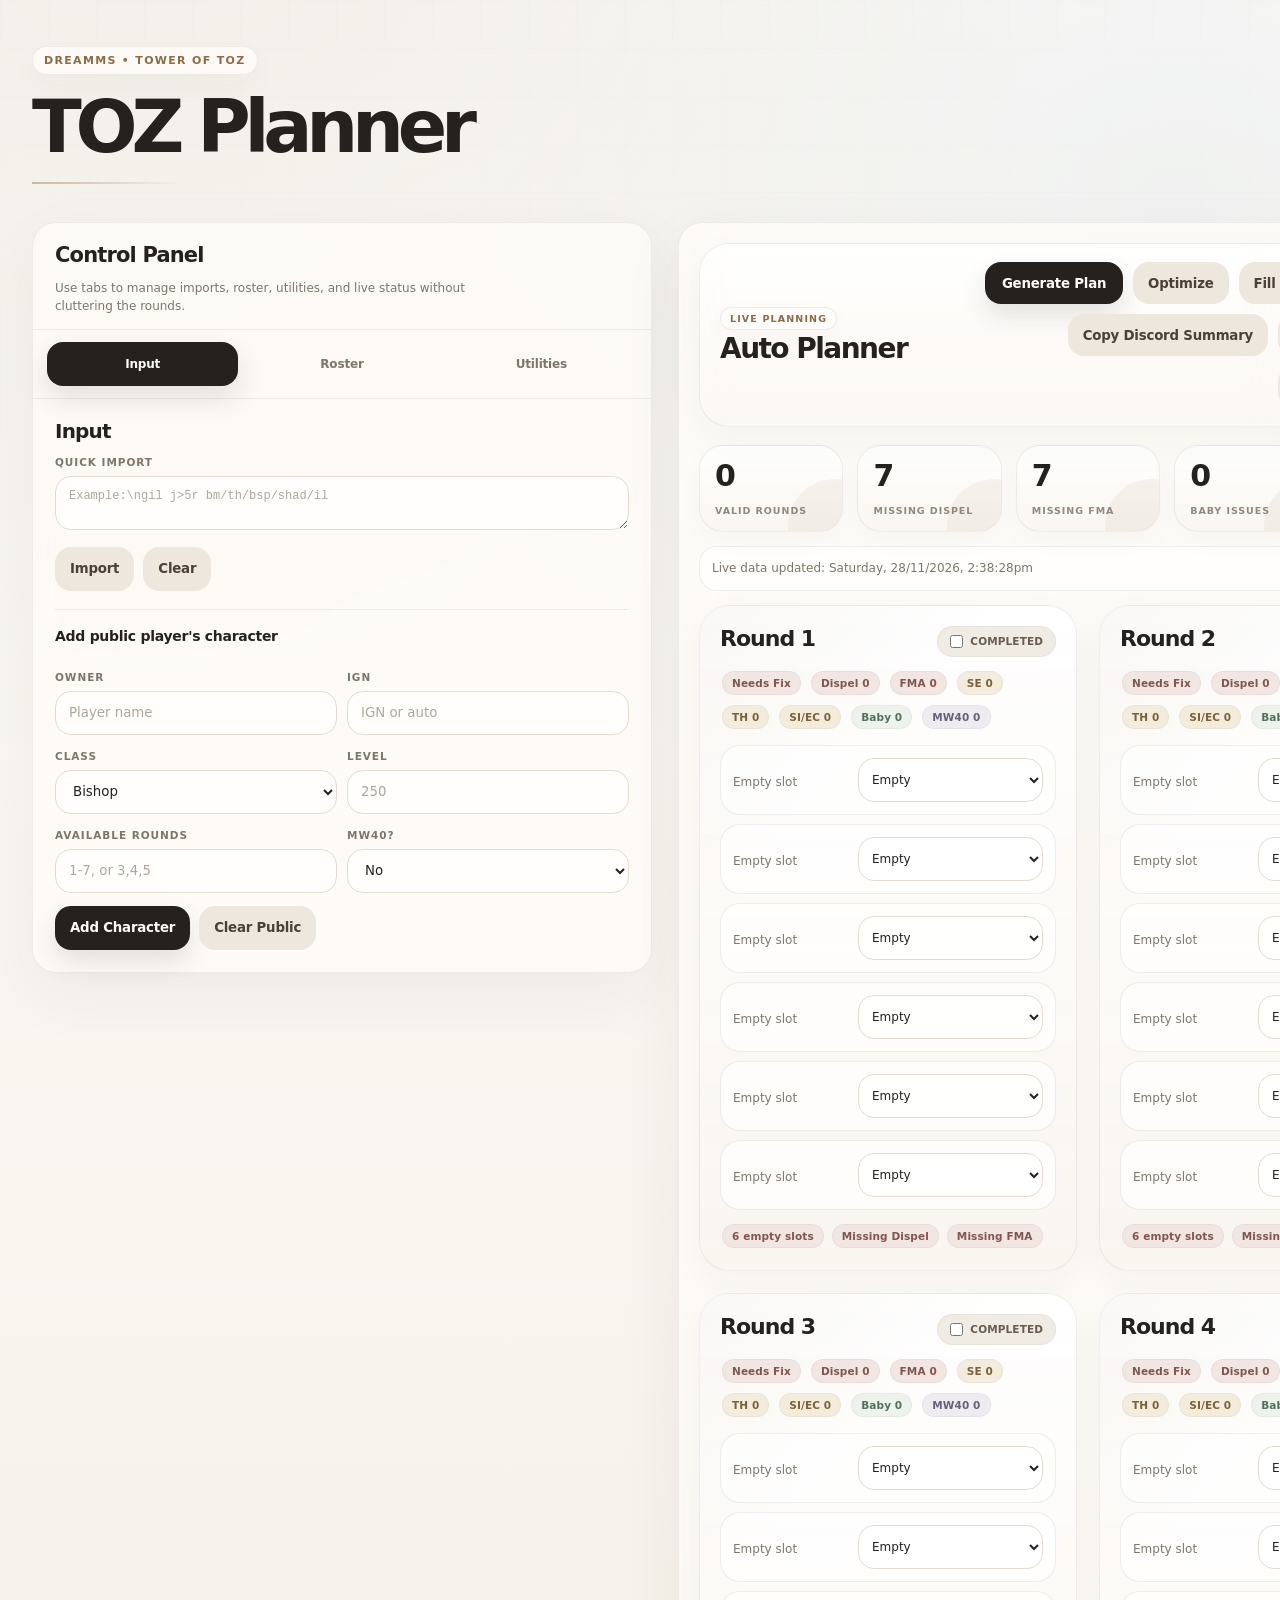
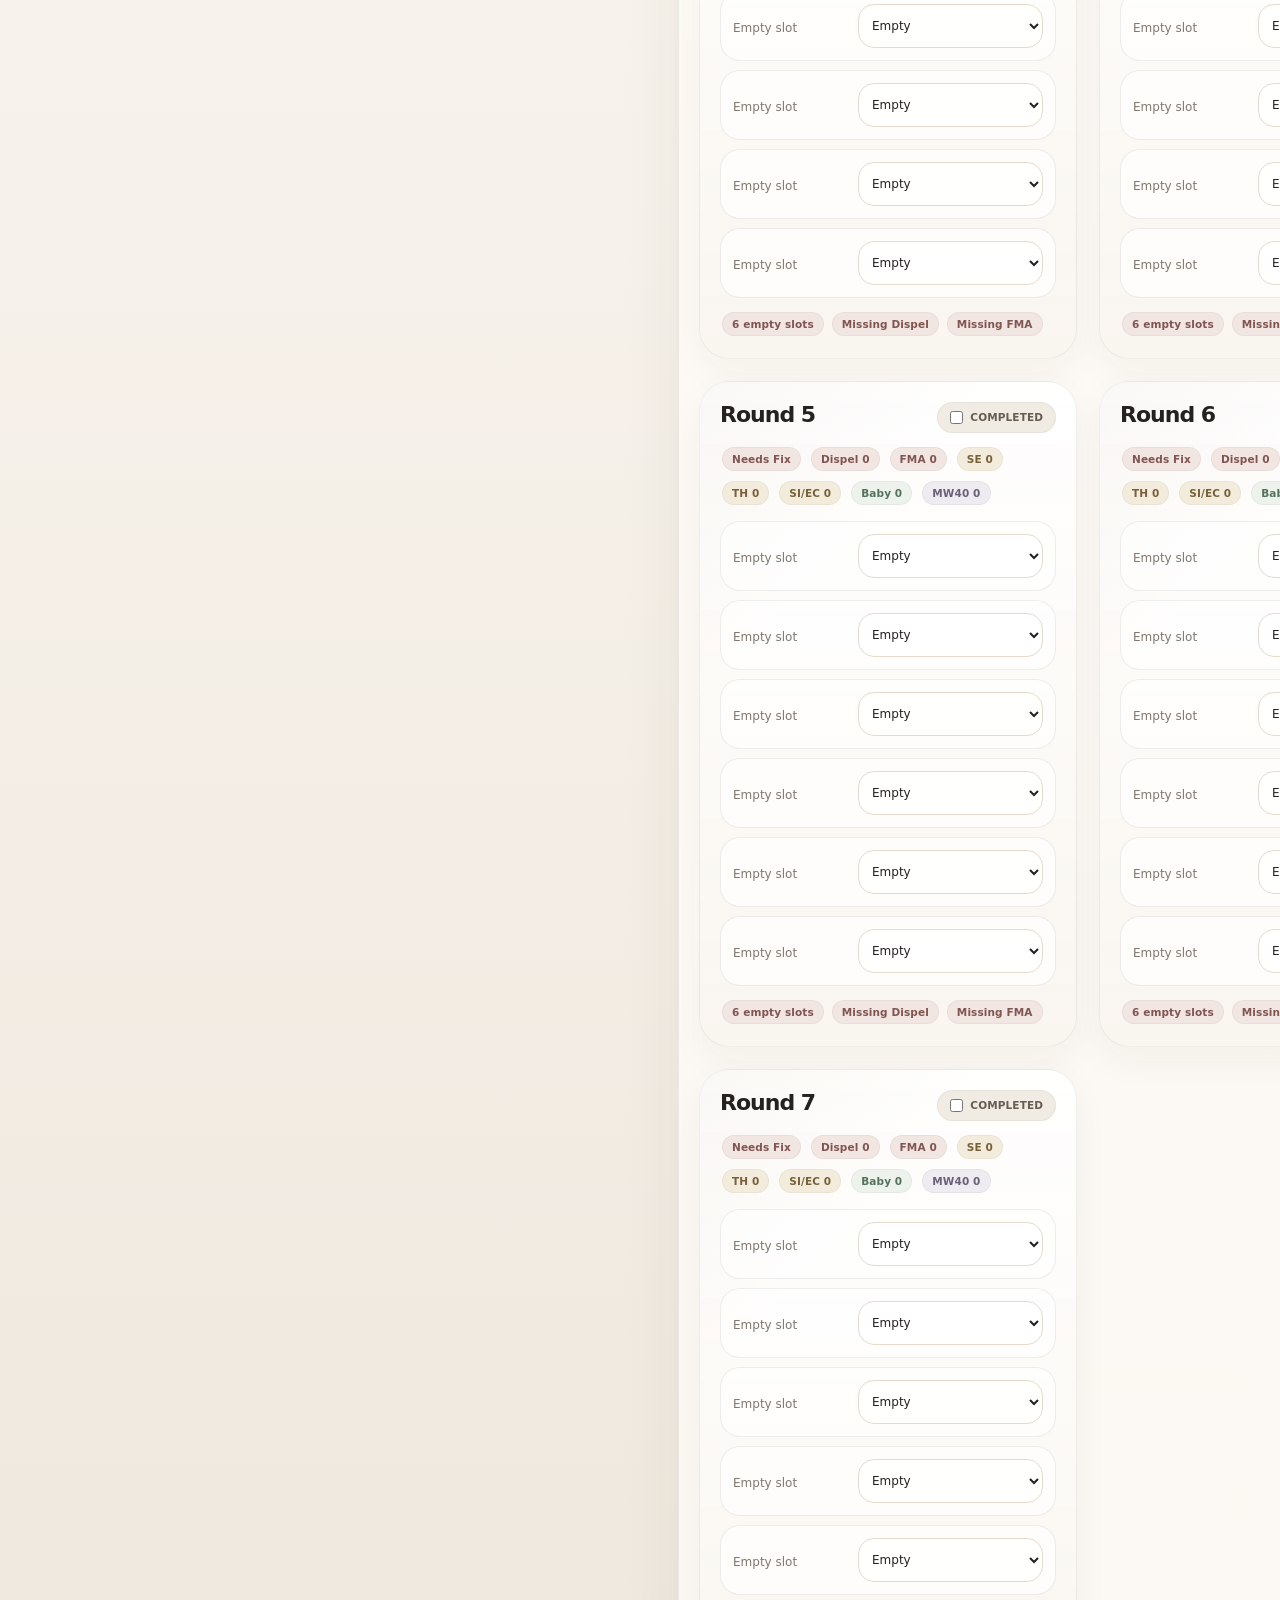
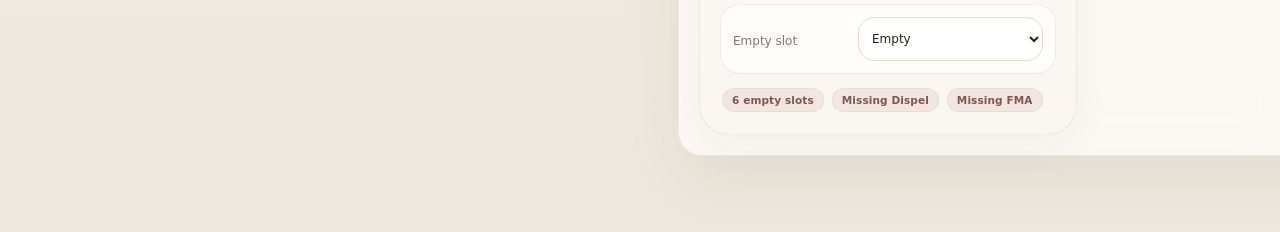
<file: index.html>
<!DOCTYPE html>
<html lang="en">
<head>
<meta charset="UTF-8" />
<meta name="viewport" content="width=device-width, initial-scale=1.0" />
<title>TOZ Command Center</title>
<style>

:root{
  --bg:#f7f3ed;
  --paper:#fffdf9;
  --paper-2:#faf6ef;
  --ink:#24211e;
  --muted:#7c7368;
  --soft:#aaa097;
  --line:rgba(36,33,30,.09);
  --line-2:rgba(36,33,30,.14);
  --accent:#8e6f4e;
  --accent-2:#c6a47a;
  --accent-soft:#eee2d2;
  --green:#6f9e7d;
  --green-soft:#eaf4ed;
  --yellow:#b89243;
  --yellow-soft:#f7edd3;
  --red:#be7474;
  --red-soft:#f6e5e2;
  --blue:#6d8eab;
  --blue-soft:#e7f0f8;
  --lav:#8773b7;
  --lav-soft:#eee9f8;
  --shadow:0 18px 60px rgba(52,43,34,.075);
  --shadow-soft:0 8px 26px rgba(52,43,34,.045);
  --radius:24px;
  --font:Inter,ui-sans-serif,system-ui,-apple-system,BlinkMacSystemFont,"Segoe UI",sans-serif;
}
*{box-sizing:border-box}
html{scroll-behavior:smooth}
body{
  margin:0;
  min-height:100vh;
  font-family:var(--font);
  color:var(--ink);
  background:
    radial-gradient(circle at 8% 0%,rgba(142,111,78,.10),transparent 25%),
    radial-gradient(circle at 92% 10%,rgba(109,142,171,.11),transparent 24%),
    linear-gradient(180deg,#fbfaf7 0%,var(--bg) 55%,#eee8df 100%);
}
body::before{
  content:"";
  position:fixed;
  inset:0;
  pointer-events:none;
  background-image:
    linear-gradient(rgba(36,33,30,.024) 1px,transparent 1px),
    linear-gradient(90deg,rgba(36,33,30,.017) 1px,transparent 1px);
  background-size:48px 48px;
  mask-image:linear-gradient(to bottom,rgba(0,0,0,.40),transparent 70%);
}
header{
  position:relative;
  z-index:1;
  max-width:1600px;
  margin:0 auto;
  padding:42px 32px 22px;
}
.kicker{
  display:inline-flex;
  align-items:center;
  gap:8px;
  border-radius:999px;
  padding:7px 11px;
  margin-bottom:18px;
  color:var(--accent);
  background:rgba(255,255,255,.70);
  border:1px solid var(--line);
  box-shadow:var(--shadow-soft);
  font-size:11px;
  font-weight:850;
  letter-spacing:.08em;
}
h1{
  margin:0;
  font-size:clamp(44px,5vw,78px);
  line-height:.92;
  letter-spacing:-.068em;
  font-weight:800;
}
h1::after{
  content:"";
  display:block;
  width:132px;
  height:2px;
  margin-top:22px;
  background:linear-gradient(90deg,var(--accent),transparent);
  opacity:.55;
}
h2{margin:0 0 14px;font-size:20px;line-height:1;font-weight:780;letter-spacing:-.04em}
h3{margin:0 0 12px;font-size:14px;font-weight:750;letter-spacing:-.02em}
.sub{
  max-width:900px;
  margin:20px 0 0;
  color:var(--muted);
  line-height:1.65;
  font-size:15px;
  font-weight:500;
}
.app-shell{
  position:relative;
  z-index:1;
  max-width:1600px;
  margin:0 auto;
  padding:12px 32px 76px;
  display:grid;
  grid-template-columns:580px minmax(720px,1fr);
  gap:22px;
  align-items:start;
}
.workspace{min-width:0}
.side-panel{grid-column:1;grid-row:1}.workspace{grid-column:2;grid-row:1}
.side-panel{
  position:sticky;
  top:18px;
  max-height:calc(100vh - 24px);
  min-width:580px;
  display:flex;
  flex-direction:column;
  overflow:hidden;
}
.card,.side-panel{
  background:rgba(255,253,249,.88);
  border:1px solid var(--line);
  border-radius:var(--radius);
  box-shadow:var(--shadow-soft);
  backdrop-filter:blur(16px);
}
.card{padding:20px}
.card:hover,.side-panel:hover{box-shadow:var(--shadow)}
.panel-head{
  padding:18px 18px 12px;
  border-bottom:1px solid var(--line);
}
.panel-head p{margin:6px 0 0;color:var(--muted);font-size:12px;line-height:1.45}
.tabs{
  display:grid;
  grid-template-columns:repeat(3,1fr);
  gap:6px;
  padding:12px;
  border-bottom:1px solid var(--line);
}
.tab-btn{
  padding:10px 8px;
  border-radius:14px;
  background:transparent;
  color:var(--muted);
  box-shadow:none;
  border:0;
  font-size:12px;
}
.tab-btn:hover{box-shadow:none;transform:none;background:#f0e8dd}
.tab-btn.active{
  background:#24211e;
  color:#fffdf9;
}
.tab-content{
  display:none;
  padding:18px;
  overflow:auto;
}
.tab-content.active{display:block}
label{
  display:block;
  margin:15px 0 8px;
  color:var(--muted);
  font-size:10.5px;
  font-weight:850;
  letter-spacing:.09em;
  text-transform:uppercase;
}
input,select,textarea{
  width:100%;
  background:rgba(255,255,255,.78);
  color:var(--ink);
  border:1px solid #e7ddd1;
  border-radius:15px;
  padding:12px 13px;
  outline:none;
  transition:border .18s ease,box-shadow .18s ease,background .18s ease;
  font-family:var(--font);
}
input::placeholder,textarea::placeholder{color:#b0a69c}
input:focus,select:focus,textarea:focus{
  border-color:rgba(142,111,78,.58);
  box-shadow:0 0 0 4px rgba(142,111,78,.11);
  background:#fff;
}
textarea{
  min-height:112px;
  resize:vertical;
  font-family:ui-monospace,SFMono-Regular,Menlo,Consolas,monospace;
  font-size:12px;
}
button{
  cursor:pointer;
  border:0;
  border-radius:15px;
  background:#24211e;
  color:#fffdf9;
  padding:11px 15px;
  font-weight:800;
  letter-spacing:-.015em;
  box-shadow:0 12px 26px rgba(36,33,30,.12);
  transition:transform .16s ease,box-shadow .16s ease,background .16s ease,opacity .16s ease;
  font-family:var(--font);
}
button:hover{transform:translateY(-1px);box-shadow:0 16px 34px rgba(36,33,30,.16)}
button.secondary{background:#eee8df;color:#3f3830;box-shadow:none}
button.secondary:hover{background:#e8ded3}
button.soft{background:var(--accent-soft);color:#5d452f;box-shadow:none}
button.danger{background:var(--red-soft);color:#8b4242;box-shadow:none}
.row{display:grid;grid-template-columns:1fr 1fr;gap:10px}
.btnrow{display:flex;flex-wrap:wrap;gap:9px;margin-top:13px}
.tiny{font-size:12px;color:var(--muted);line-height:1.55;font-weight:500}
.pill{
  display:inline-flex;
  align-items:center;
  gap:5px;
  border-radius:999px;
  padding:5px 9px;
  margin:2px;
  font-size:10.5px;
  font-weight:800;
  letter-spacing:.01em;
  background:#f1ebe4;
  color:#665c52;
  border:1px solid rgba(36,33,30,.035);
}
.pill.ok{background:var(--green-soft);color:#426d4d}
.pill.warn{background:var(--yellow-soft);color:#7c5d20}
.pill.bad{background:var(--red-soft);color:#8a4646}
.pill.info{background:var(--blue-soft);color:#4f6f88}
.pill.lav{background:var(--lav-soft);color:#665390}
.toolbar{
  position:relative;
  z-index:2;
  display:flex;
  justify-content:space-between;
  align-items:flex-start;
  gap:18px;
  margin-bottom:18px;
  padding:16px;
  background:rgba(255,253,249,.82);
  border:1px solid var(--line);
  border-radius:26px;
  backdrop-filter:blur(18px);
  box-shadow:var(--shadow-soft);
}
.toolbar .btnrow{margin:0;justify-content:flex-end}
.summary-grid{
  display:grid;
  grid-template-columns:repeat(5,1fr);
  gap:12px;
  margin-bottom:14px;
}
.stat{
  position:relative;
  overflow:hidden;
  min-height:84px;
  background:linear-gradient(180deg,rgba(255,255,255,.88),rgba(255,250,244,.62));
  border:1px solid var(--line);
  border-radius:22px;
  padding:15px;
}
.stat::after{
  content:"";
  position:absolute;
  width:94px;
  height:94px;
  border-radius:50%;
  right:-40px;
  bottom:-42px;
  background:rgba(142,111,78,.07);
}
.stat b{display:block;font-size:30px;line-height:1;letter-spacing:-.055em}
.stat span{display:block;margin-top:14px;color:#91877d;font-size:9.5px;font-weight:900;letter-spacing:.10em}
.round-grid{
  display:grid;
  grid-template-columns:repeat(2,minmax(0,1fr));
  gap:18px;
  margin-top:14px;
}
.round{
  position:relative;
  overflow:hidden;
  background:rgba(255,253,249,.92);
  border:1px solid var(--line);
  border-radius:28px;
  padding:16px;
  box-shadow:var(--shadow-soft);
  transition:transform .18s ease,border .18s ease,box-shadow .18s ease;
}
.round::before{
  content:"";
  position:absolute;
  inset:0;
  pointer-events:none;
  background:linear-gradient(135deg,rgba(142,111,78,.065),transparent 28%);
}
.round>*{position:relative;z-index:1}
.round:hover{transform:translateY(-2px);border-color:rgba(142,111,78,.20);box-shadow:var(--shadow)}
.round.completed{opacity:.76;background:rgba(244,239,232,.82)}
.round.completed .round-title{text-decoration:line-through;opacity:.58}
.round-title{font-size:21px;font-weight:800;letter-spacing:-.045em}
.slots{display:grid;gap:9px;margin-top:13px}
.slot{
  min-height:61px;
  display:grid;
  grid-template-columns:1fr minmax(185px,42%);
  gap:10px;
  align-items:center;
  padding:10px;
  background:rgba(255,255,255,.72);
  border:1px solid var(--line);
  border-radius:18px;
  transition:background .16s ease,border .16s ease,transform .16s ease;
}
.slot:hover{background:#fff;border-color:rgba(142,111,78,.20)}
.slot.filled{border-style:solid}
.slot.duplicate{border-color:rgba(190,116,116,.44);background:rgba(246,229,226,.66)}
.slot select{padding:9px;font-size:12px;max-width:none}
.char-name{font-weight:850;letter-spacing:-.025em}
.char-meta{margin-top:4px;color:var(--muted);font-size:12px;line-height:1.35}
.warnings{margin-top:12px;display:flex;flex-wrap:wrap;gap:4px}
.pool{
  max-height:390px;
  overflow:auto;
  border:1px solid var(--line);
  border-radius:20px;
  background:rgba(255,255,255,.62);
}
table{width:100%;border-collapse:collapse;font-size:12px}
th,td{padding:10px 9px;border-bottom:1px solid rgba(36,33,30,.055);text-align:left;vertical-align:middle}
th{
  position:sticky;
  top:0;
  background:rgba(255,250,244,.96);
  color:#91877d;
  font-size:9.5px;
  font-weight:900;
  letter-spacing:.10em;
  text-transform:uppercase;
  z-index:1;
}
tbody tr:hover{background:rgba(142,111,78,.045)}
.paste-preview,.help,.info-box{
  margin-top:10px;
  padding:12px;
  background:rgba(255,255,255,.68);
  border:1px solid var(--line);
  border-radius:18px;
  color:var(--muted);
  font-size:12px;
  line-height:1.55;
}
.help{max-height:255px;overflow:auto}
.owner-toggles{display:flex;flex-wrap:wrap;gap:7px;margin-top:12px}
.owner-toggles label.pill{cursor:pointer;padding:7px 11px}
.utility-stack{display:grid;gap:14px}
.utility-card{
  background:rgba(255,255,255,.54);
  border:1px solid var(--line);
  border-radius:20px;
  padding:14px;
}
.suggestion-line{padding:8px 0;border-bottom:1px solid rgba(36,33,30,.055)}
.suggestion-line:last-child{border-bottom:0}
.info-box b{color:var(--ink)}
.toast-wrap{position:fixed;right:22px;bottom:22px;z-index:9999;display:grid;gap:10px;max-width:400px}
.toast{background:rgba(255,253,249,.96);border:1px solid var(--line);border-left:5px solid var(--accent);border-radius:18px;box-shadow:var(--shadow);padding:14px 16px;color:var(--ink);transition:.2s ease;animation:toastIn .18s ease-out}
.toast b{display:block;margin-bottom:4px}
.toast span{display:block;color:var(--muted);font-size:13px;line-height:1.4}
.toast.warn{border-left-color:var(--yellow)}
.toast.bad{border-left-color:var(--red)}
.toast.ok{border-left-color:var(--green)}
@keyframes toastIn{from{transform:translateY(8px);opacity:0}to{transform:translateY(0);opacity:1}}
hr{border:0;border-top:1px solid var(--line);margin:18px 0}
::-webkit-scrollbar{width:10px;height:10px}
::-webkit-scrollbar-thumb{background:rgba(36,33,30,.14);border-radius:999px}
::-webkit-scrollbar-thumb:hover{background:rgba(142,111,78,.28)}
::-webkit-scrollbar-track{background:rgba(36,33,30,.035)}

.round > div:first-child{
  margin-bottom:12px;
}
.round > div:first-child + div{
  display:flex;
  flex-wrap:wrap;
  gap:6px;
  align-items:center;
  margin:8px 0 14px;
}
.round > div:first-child label.pill{
  padding:7px 11px;
  background:#f3eee7;
  color:#665b50;
  border:1px solid rgba(36,33,30,.07);
}
.round.completed > div:first-child label.pill{
  background:#e8f2ea;
  color:#477052;
}


/* Softer status palette to match the warm editorial theme */
.pill{
  background:#f2ede6;
  color:#675d53;
  border:1px solid rgba(36,33,30,.05);
}
.pill.ok{
  background:#edf4ee;
  color:#55745d;
}
.pill.warn{
  background:#f5edda;
  color:#80683a;
}
.pill.bad{
  background:#f5e8e4;
  color:#8a5550;
}
.pill.info{
  background:#eaf0f5;
  color:#5f7486;
}
.pill.lav{
  background:#eeeaf4;
  color:#6c6187;
}


/* final layout + roster/search refinements */
.app-shell{grid-template-columns:580px minmax(720px,1fr)}
.side-panel{grid-column:1;grid-row:1;min-width:580px}
.workspace{grid-column:2;grid-row:1}
#tab-roster .pool table{table-layout:fixed}
#tab-roster .pool th,#tab-roster .pool td{font-size:11px;padding:9px 7px;overflow:hidden;text-overflow:ellipsis}
#tab-roster .pool th:nth-child(1),#tab-roster .pool td:nth-child(1){width:42px}
#tab-roster .pool th:nth-child(2),#tab-roster .pool td:nth-child(2){width:68px}
#tab-roster .pool th:nth-child(3),#tab-roster .pool td:nth-child(3){width:92px}
#tab-roster .pool th:nth-child(4),#tab-roster .pool td:nth-child(4){width:92px}
#tab-roster .pool th:nth-child(5),#tab-roster .pool td:nth-child(5){width:42px}
#tab-roster .pool th:nth-child(6),#tab-roster .pool td:nth-child(6){width:48px}
#tab-roster .pool th:nth-child(7),#tab-roster .pool td:nth-child(7){width:auto}
.search-hit{background:#fff7e9!important;box-shadow:inset 3px 0 0 var(--accent)}
.pill{background:#eee8df!important;color:#61584f!important;border:1px solid rgba(36,33,30,.045)!important}
.pill.ok{background:#e9f0e7!important;color:#526d55!important}
.pill.warn{background:#f1ead8!important;color:#76633d!important}
.pill.bad{background:#f2e6e2!important;color:#7e5752!important}
.pill.info{background:#e8eef2!important;color:#5a6f80!important}
.pill.lav{background:#ebe8f0!important;color:#655d78!important}
@media(max-width:1220px){.app-shell{grid-template-columns:1fr}.side-panel,.workspace{grid-column:1;grid-row:auto}.side-panel{min-width:0}}

@media(max-width:1220px){
  .app-shell{grid-template-columns:1fr}
  .side-panel,.toolbar{position:static;max-height:none}
}
@media(max-width:850px){
  header{padding:30px 18px 14px}
  .app-shell{padding:10px 18px 52px}
  .round-grid{grid-template-columns:1fr}
  .summary-grid{grid-template-columns:repeat(2,1fr)}
  .toolbar{display:block}
  .slot{grid-template-columns:1fr}
  .tabs{grid-template-columns:repeat(2,1fr)}
}


/* === v20 roster card fix === */
#poolBody.pool-card-list,#activeBody.roster-card-list{max-height:430px;overflow:auto;display:grid;gap:10px;padding:8px;border:1px solid var(--line);border-radius:20px;background:rgba(255,255,255,.55)}
.saved-card,.active-card{display:grid;grid-template-columns:34px minmax(0,1fr) auto;gap:12px;align-items:center;padding:12px;background:rgba(255,253,249,.92);border:1px solid rgba(36,33,30,.075);border-radius:18px;box-shadow:0 6px 18px rgba(52,43,34,.035)}
.saved-card:hover,.active-card:hover{background:#fffdf9;border-color:rgba(142,111,78,.20)}
.saved-card.search-hit{background:#fff7e9!important;box-shadow:inset 4px 0 0 var(--accent),0 6px 18px rgba(52,43,34,.035)}
.saved-check{display:flex;align-items:center;justify-content:center}
.saved-main,.active-main{min-width:0}
.saved-title,.active-title{display:flex;flex-wrap:wrap;align-items:center;gap:8px;font-weight:850;letter-spacing:-.02em;color:var(--ink)}
.saved-title .owner,.active-title .owner{font-weight:750;color:var(--muted);font-size:11px;letter-spacing:.02em}
.saved-meta,.active-meta{margin-top:4px;color:var(--muted);font-size:12px;line-height:1.35}
.saved-tags,.active-tags{margin-top:8px;display:flex;flex-wrap:wrap;gap:4px}
.saved-side{text-align:right;color:var(--muted);font-size:12px;white-space:nowrap}
.active-card{grid-template-columns:minmax(0,1fr) auto}
.active-card button.danger{white-space:nowrap;padding:10px 14px!important}
.active-empty,.saved-empty{padding:16px;border:1px dashed rgba(36,33,30,.14);border-radius:18px;color:var(--muted);background:rgba(255,255,255,.6)}
#activeBody .pill,#poolBody .pill{white-space:nowrap;font-size:10px!important;padding:4px 7px!important}
@media(max-width:760px){.saved-card,.active-card{grid-template-columns:1fr}.saved-check{justify-content:flex-start}.saved-side{text-align:left}}


/* === v26 stable fixes from current working file === */
.side-panel{
  position:relative!important;
  top:auto!important;
  max-height:none!important;
  overflow:visible!important;
}
.tab-content{
  overflow:visible!important;
}
#poolBody.pool-card-list,
#activeBody.roster-card-list{
  max-height:430px!important;
  overflow-y:auto!important;
  overflow-x:hidden!important;
}
.saved-side{
  min-width:70px;
}
.saved-meta,.active-meta{
  word-break:normal!important;
}


/* === v28 header + planner toolbar polish === */
header{
  padding-top:54px;
  padding-bottom:32px;
}
.kicker{
  letter-spacing:.12em;
}
h1{
  max-width:760px;
  font-size:clamp(50px,5.8vw,88px);
  letter-spacing:-.075em;
}
.sub{
  max-width:760px;
  font-size:16px;
  line-height:1.7;
}
.planner-toolbar{
  align-items:center!important;
  padding:18px 20px!important;
  gap:20px!important;
}
.planner-title-block{
  min-width:220px;
}
.planner-title-block h2{
  margin:5px 0 0!important;
  font-size:26px!important;
  letter-spacing:-.055em!important;
  line-height:1!important;
}
.mini-kicker{
  margin:0!important;
  padding:5px 9px!important;
  font-size:9.5px!important;
  box-shadow:none!important;
  background:rgba(142,111,78,.08)!important;
}
.planner-actions{
  margin-left:auto;
  display:grid;
  gap:10px;
  justify-items:end;
}
.action-row{
  display:flex;
  flex-wrap:wrap;
  gap:10px;
  justify-content:flex-end;
}
.action-row button{
  min-height:42px;
  white-space:nowrap;
}
.primary-actions button:first-child{
  min-width:138px;
}
.copy-actions button{
  min-width:178px;
}
button[title]{
  position:relative;
}
@media(max-width:980px){
  .planner-toolbar{
    align-items:flex-start!important;
    display:block!important;
  }
  .planner-actions{
    margin-left:0;
    margin-top:14px;
    justify-items:start;
  }
  .action-row{
    justify-content:flex-start;
  }
}


/* === v30 aesthetic tooltips + cleaner hero === */
header{
  padding-bottom:18px!important;
}
header .sub{
  display:none!important;
}
button[data-tip]{
  position:relative;
}
button[data-tip]::after{
  content:attr(data-tip);
  position:absolute;
  left:50%;
  bottom:calc(100% + 12px);
  transform:translateX(-50%) translateY(6px);
  width:max-content;
  max-width:260px;
  white-space:normal;
  text-align:center;
  pointer-events:none;
  opacity:0;
  z-index:9999;
  padding:10px 12px;
  border-radius:14px;
  background:rgba(36,33,30,.94);
  color:#fffdf9;
  border:1px solid rgba(255,255,255,.10);
  box-shadow:0 16px 38px rgba(36,33,30,.20);
  font-size:11.5px;
  line-height:1.35;
  font-weight:750;
  letter-spacing:.005em;
  transition:opacity .16s ease, transform .16s ease;
}
button[data-tip]::before{
  content:"";
  position:absolute;
  left:50%;
  bottom:calc(100% + 5px);
  transform:translateX(-50%) translateY(6px) rotate(45deg);
  width:12px;
  height:12px;
  background:rgba(36,33,30,.94);
  border-right:1px solid rgba(255,255,255,.08);
  border-bottom:1px solid rgba(255,255,255,.08);
  opacity:0;
  z-index:9998;
  pointer-events:none;
  transition:opacity .16s ease, transform .16s ease;
}
button[data-tip]:hover::after,
button[data-tip]:focus-visible::after{
  opacity:1;
  transform:translateX(-50%) translateY(0);
}
button[data-tip]:hover::before,
button[data-tip]:focus-visible::before{
  opacity:1;
  transform:translateX(-50%) translateY(0) rotate(45deg);
}
.copy-actions button[data-tip]::after{
  bottom:auto;
  top:calc(100% + 12px);
}
.copy-actions button[data-tip]::before{
  bottom:auto;
  top:calc(100% + 5px);
  transform:translateX(-50%) translateY(-6px) rotate(45deg);
}
.copy-actions button[data-tip]:hover::before,
.copy-actions button[data-tip]:focus-visible::before{
  transform:translateX(-50%) translateY(0) rotate(45deg);
}


/* === v31 premium aesthetic refinement === */
:root{
  --bg:#f3eee7;
  --paper:#fffdf9;
  --paper-2:#f8f3ec;
  --ink:#24211e;
  --muted:#7e756b;
  --line:rgba(36,33,30,.075);
  --line-2:rgba(36,33,30,.115);
  --accent:#8b6a48;
  --accent-soft:#eee4d7;
  --shadow:0 24px 70px rgba(52,43,34,.065);
  --shadow-soft:0 10px 30px rgba(52,43,34,.035);
}
body{
  background:
    radial-gradient(circle at 12% -5%,rgba(142,111,78,.10),transparent 25%),
    radial-gradient(circle at 92% 6%,rgba(109,142,171,.08),transparent 22%),
    linear-gradient(180deg,#fcfbf8 0%,#f6f1ea 52%,#eee7dd 100%)!important;
}
header,.app-shell{
  max-width:1720px!important;
}
header{
  padding-top:46px!important;
  padding-bottom:26px!important;
}
.kicker{
  background:rgba(255,253,249,.78)!important;
  border-color:rgba(36,33,30,.07)!important;
  box-shadow:0 10px 28px rgba(52,43,34,.035)!important;
  color:#8c6b48!important;
}
h1{
  font-size:clamp(54px,5.7vw,92px)!important;
  letter-spacing:-.085em!important;
  max-width:900px!important;
}
h1::after{
  width:150px!important;
  opacity:.42!important;
}
.app-shell{
  grid-template-columns:620px minmax(820px,1fr)!important;
  gap:26px!important;
}
.side-panel{
  min-width:620px!important;
  background:rgba(255,253,249,.72)!important;
  box-shadow:0 22px 65px rgba(52,43,34,.055)!important;
  border-color:rgba(36,33,30,.07)!important;
}
.card{
  background:rgba(255,253,249,.78)!important;
  border-color:rgba(36,33,30,.07)!important;
  box-shadow:0 22px 65px rgba(52,43,34,.06)!important;
}
.panel-head{
  padding:22px 22px 14px!important;
}
.panel-head h2{
  font-size:21px!important;
}
.panel-head p{
  max-width:470px;
}
.tabs{
  padding:12px 14px!important;
  gap:8px!important;
}
.tab-btn{
  padding:11px 10px!important;
  border-radius:16px!important;
  font-weight:850!important;
}
.tab-btn.active{
  box-shadow:0 12px 28px rgba(36,33,30,.12)!important;
}
.tab-content{
  padding:22px!important;
}
.utility-card{
  background:rgba(255,255,255,.52)!important;
  border-color:rgba(36,33,30,.065)!important;
  border-radius:24px!important;
  padding:18px!important;
}
.planner-toolbar{
  background:
    linear-gradient(180deg,rgba(255,255,255,.88),rgba(250,246,240,.72))!important;
  border:1px solid rgba(36,33,30,.07)!important;
  border-radius:30px!important;
  box-shadow:
    0 1px 0 rgba(255,255,255,.9) inset,
    0 14px 38px rgba(52,43,34,.045)!important;
}
.planner-title-block h2{
  font-size:28px!important;
}
.mini-kicker{
  color:#8b6a48!important;
}
.summary-grid{
  gap:14px!important;
}
.stat{
  border-radius:24px!important;
  background:
    linear-gradient(180deg,rgba(255,255,255,.90),rgba(248,244,238,.78))!important;
  box-shadow:
    0 1px 0 rgba(255,255,255,.85) inset,
    0 10px 28px rgba(52,43,34,.028)!important;
}
.round-grid{
  gap:22px!important;
}
.round{
  padding:20px!important;
  border-radius:30px!important;
  background:
    linear-gradient(180deg,rgba(255,255,255,.86),rgba(249,245,239,.92))!important;
  border-color:rgba(36,33,30,.068)!important;
  box-shadow:
    0 1px 0 rgba(255,255,255,.88) inset,
    0 14px 38px rgba(52,43,34,.045)!important;
}
.round::before{
  background:linear-gradient(135deg,rgba(142,111,78,.05),transparent 30%)!important;
}
.round-title{
  font-size:22px!important;
}
.slot{
  min-height:66px!important;
  border-radius:20px!important;
  padding:12px!important;
  background:rgba(255,255,255,.66)!important;
}
.slot select{
  border-radius:16px!important;
}
.char-name{
  font-size:15px!important;
}
.char-meta{
  color:#81786e!important;
}
.pill{
  background:#f0ebe3!important;
  color:#675d53!important;
  border:1px solid rgba(36,33,30,.045)!important;
  box-shadow:none!important;
}
.pill.ok{
  background:#edf3ec!important;
  color:#54715b!important;
}
.pill.warn{
  background:#f3ecdc!important;
  color:#77613a!important;
}
.pill.bad{
  background:#f2e6e2!important;
  color:#815551!important;
}
.pill.info{
  background:#edf1f3!important;
  color:#5d707b!important;
}
.pill.lav{
  background:#eeebf1!important;
  color:#6a6077!important;
}
.saved-card,.active-card{
  background:rgba(255,253,249,.82)!important;
  border-color:rgba(36,33,30,.065)!important;
  border-radius:20px!important;
  box-shadow:0 8px 22px rgba(52,43,34,.026)!important;
}
.saved-card:hover,.active-card:hover{
  background:#fffdf9!important;
  border-color:rgba(142,111,78,.18)!important;
  box-shadow:0 12px 28px rgba(52,43,34,.045)!important;
}
input,select,textarea{
  background:rgba(255,255,255,.72)!important;
  border-color:#e5dacd!important;
  border-radius:16px!important;
}
button{
  border-radius:16px!important;
}
button.secondary,button.soft{
  background:#eee7dd!important;
  color:#4b4036!important;
}
button.secondary:hover,button.soft:hover{
  background:#e8ded2!important;
}
button[data-tip]::after{
  background:rgba(44,39,34,.96)!important;
  border:1px solid rgba(255,255,255,.10)!important;
  box-shadow:0 18px 42px rgba(36,33,30,.22)!important;
  border-radius:15px!important;
}
button[data-tip]::before{
  background:rgba(44,39,34,.96)!important;
}
.info-box{
  background:rgba(255,255,255,.58)!important;
  border-radius:20px!important;
}
@media(max-width:1220px){
  .app-shell{
    grid-template-columns:1fr!important;
  }
  .side-panel{
    min-width:0!important;
  }
}


/* === v32 premium stat hover cards === */
.stat[data-tip]{
  position:relative;
}
.stat[data-tip]::after{
  content:attr(data-tip);
  position:absolute;
  left:50%;
  top:calc(100% + 14px);
  transform:translateX(-50%) translateY(-4px);
  width:max-content;
  max-width:280px;
  white-space:pre-line;
  text-align:left;
  pointer-events:none;
  opacity:0;
  z-index:9999;
  padding:12px 14px;
  border-radius:16px;
  background:rgba(44,39,34,.96);
  color:#fffdf9;
  border:1px solid rgba(255,255,255,.10);
  box-shadow:0 20px 46px rgba(36,33,30,.22);
  font-size:11.5px;
  line-height:1.45;
  font-weight:750;
  letter-spacing:.002em;
  transition:opacity .16s ease, transform .16s ease;
}
.stat[data-tip]::before{
  content:"";
  position:absolute;
  left:50%;
  top:calc(100% + 8px);
  transform:translateX(-50%) translateY(-4px) rotate(45deg);
  width:12px;
  height:12px;
  background:rgba(44,39,34,.96);
  border-left:1px solid rgba(255,255,255,.08);
  border-top:1px solid rgba(255,255,255,.08);
  opacity:0;
  z-index:9998;
  pointer-events:none;
  transition:opacity .16s ease, transform .16s ease;
}
.stat[data-tip]:hover::after,
.stat[data-tip]:focus-within::after{
  opacity:1;
  transform:translateX(-50%) translateY(0);
}
.stat[data-tip]:hover::before,
.stat[data-tip]:focus-within::before{
  opacity:1;
  transform:translateX(-50%) translateY(0) rotate(45deg);
}
.stat[data-tip]:hover{
  border-color:rgba(142,111,78,.18)!important;
  box-shadow:
    0 1px 0 rgba(255,255,255,.9) inset,
    0 14px 34px rgba(52,43,34,.06)!important;
}

/* Hide the browser's native title tooltip by moving detail text into data-tip */
.stat[data-tip]::after{content:attr(data-tip)}
.stat[data-tip]::before{content:""}


/* === v33 viewer mode === */
body.viewer-mode .side-panel,
body.viewer-mode .planner-actions{
  display:none!important;
}
body.viewer-mode .app-shell{
  grid-template-columns:1fr!important;
  max-width:1500px!important;
}
body.viewer-mode .workspace{
  grid-column:1!important;
}
body.viewer-mode .planner-toolbar{
  justify-content:center!important;
  text-align:center!important;
}
body.viewer-mode .planner-title-block{
  min-width:0!important;
}
body.viewer-mode .mini-kicker::after{
  content:" • VIEW ONLY";
}
body.viewer-mode .round-grid{
  grid-template-columns:repeat(2,minmax(0,1fr))!important;
}
body.viewer-mode .slot{
  grid-template-columns:1fr!important;
}
body.viewer-mode .slot select{
  display:none!important;
}
body.viewer-mode .round label.pill{
  pointer-events:none!important;
}
body.viewer-mode .round label.pill input{
  pointer-events:none!important;
}
body.viewer-mode .slot .char-name{
  font-size:16px!important;
}
body.viewer-mode .slot .char-meta{
  font-size:13px!important;
}
body.viewer-mode .empty-viewer-note{
  display:block!important;
}
.empty-viewer-note{
  display:none;
  margin-top:8px;
  color:var(--muted);
  font-size:12px;
}
.viewer-share-hint{
  display:none;
}
body:not(.viewer-mode) .viewer-share-hint{
  display:inline-flex;
}
body.viewer-mode .stat[data-tip]::after,
body.viewer-mode .stat[data-tip]::before{
  display:none!important;
}
@media(max-width:900px){
  body.viewer-mode .round-grid{
    grid-template-columns:1fr!important;
  }
}


/* === v34 responsive mobile optimization === */

/* Prevent accidental horizontal scrolling */
html,body{
  max-width:100%;
  overflow-x:hidden;
}

/* Better touch targets */
button,
select,
input,
textarea{
  min-height:44px;
}

/* Tablet / small laptop */
@media(max-width:1100px){
  header,
  .app-shell{
    max-width:100%!important;
    padding-left:18px!important;
    padding-right:18px!important;
  }

  header{
    padding-top:28px!important;
    padding-bottom:18px!important;
  }

  h1{
    font-size:clamp(42px,13vw,72px)!important;
    letter-spacing:-.075em!important;
    line-height:.92!important;
  }

  h1::after{
    width:110px!important;
    margin-top:18px!important;
  }

  .app-shell{
    grid-template-columns:1fr!important;
    gap:18px!important;
  }

  .side-panel,
  .workspace{
    grid-column:1!important;
    width:100%!important;
    min-width:0!important;
  }

  .side-panel{
    order:1;
  }

  .workspace{
    order:2;
  }

  .round-grid{
    grid-template-columns:1fr!important;
  }

  .summary-grid{
    grid-template-columns:repeat(2,minmax(0,1fr))!important;
  }

  .planner-toolbar{
    display:grid!important;
    grid-template-columns:1fr!important;
    gap:16px!important;
  }

  .planner-actions{
    width:100%;
    justify-items:stretch!important;
  }

  .action-row{
    display:grid!important;
    grid-template-columns:repeat(2,minmax(0,1fr))!important;
    width:100%;
    gap:10px!important;
  }

  .action-row button{
    width:100%;
    min-width:0!important;
  }
}

/* Phone layout */
@media(max-width:720px){
  body{
    background:
      radial-gradient(circle at 15% -5%,rgba(142,111,78,.08),transparent 28%),
      linear-gradient(180deg,#fcfbf8 0%,#f5efe7 100%)!important;
  }

  header{
    padding:22px 14px 14px!important;
  }

  .kicker{
    font-size:9px!important;
    padding:6px 9px!important;
    margin-bottom:14px!important;
  }

  h1{
    font-size:44px!important;
    letter-spacing:-.075em!important;
    line-height:.92!important;
    margin-bottom:0!important;
  }

  .app-shell{
    padding:0 10px 18px!important;
    gap:14px!important;
  }

  .card,
  .side-panel{
    border-radius:24px!important;
  }

  .panel-head{
    padding:18px 16px 12px!important;
  }

  .panel-head h2{
    font-size:19px!important;
  }

  .panel-head p{
    font-size:12px!important;
    line-height:1.5!important;
  }

  .tabs{
    position:sticky;
    top:0;
    z-index:30;
    background:rgba(255,253,249,.88)!important;
    backdrop-filter:blur(12px);
    padding:10px!important;
    gap:6px!important;
  }

  .tab-btn{
    padding:10px 8px!important;
    font-size:11px!important;
    border-radius:14px!important;
  }

  .tab-content{
    padding:16px!important;
  }

  .utility-card{
    padding:14px!important;
    border-radius:20px!important;
  }

  .row{
    grid-template-columns:1fr!important;
    gap:10px!important;
  }

  textarea{
    min-height:115px!important;
  }

  .btnrow{
    gap:8px!important;
  }

  .btnrow button{
    flex:1 1 auto;
  }

  .owner-toggles{
    gap:7px!important;
  }

  .owner-toggles .pill{
    padding:8px 10px!important;
    font-size:10px!important;
  }

  #poolBody.pool-card-list,
  #activeBody.roster-card-list{
    max-height:360px!important;
    padding:6px!important;
    gap:8px!important;
    border-radius:18px!important;
  }

  .saved-card,
  .active-card{
    grid-template-columns:28px minmax(0,1fr)!important;
    gap:9px!important;
    padding:11px!important;
    border-radius:17px!important;
  }

  .saved-side{
    display:none!important;
  }

  .active-card{
    grid-template-columns:minmax(0,1fr)!important;
  }

  .active-card button.danger{
    width:100%;
    margin-top:8px;
  }

  .saved-title,
  .active-title{
    font-size:14px!important;
    gap:6px!important;
  }

  .saved-meta,
  .active-meta{
    font-size:11.5px!important;
  }

  .saved-tags,
  .active-tags{
    margin-top:6px!important;
  }

  .planner-toolbar{
    padding:16px!important;
    border-radius:24px!important;
  }

  .planner-title-block h2{
    font-size:24px!important;
  }

  .mini-kicker{
    font-size:9px!important;
  }

  .action-row{
    grid-template-columns:1fr 1fr!important;
    gap:8px!important;
  }

  .copy-actions{
    grid-template-columns:1fr!important;
  }

  .action-row button{
    min-height:44px!important;
    padding:11px 10px!important;
    font-size:12px!important;
    border-radius:14px!important;
  }

  .summary-grid{
    grid-template-columns:repeat(2,minmax(0,1fr))!important;
    gap:10px!important;
  }

  .stat{
    min-height:76px!important;
    padding:14px!important;
    border-radius:20px!important;
  }

  .stat b{
    font-size:26px!important;
  }

  .stat span{
    font-size:9.5px!important;
    line-height:1.15!important;
  }

  .live-status{
    font-size:11.5px!important;
    line-height:1.4!important;
    padding:11px 12px!important;
  }

  .round-grid{
    grid-template-columns:1fr!important;
    gap:14px!important;
  }

  .round{
    padding:15px!important;
    border-radius:24px!important;
  }

  .round-title{
    font-size:20px!important;
  }

  .round > div:first-child{
    gap:8px!important;
    align-items:flex-start!important;
  }

  .round > div:first-child label.pill{
    padding:7px 10px!important;
    font-size:10px!important;
  }

  .round > div:first-child + div{
    gap:5px!important;
    margin:9px 0 12px!important;
  }

  .pill{
    font-size:9.5px!important;
    padding:5px 7px!important;
  }

  .slot{
    grid-template-columns:1fr!important;
    gap:8px!important;
    min-height:70px!important;
    padding:12px!important;
    border-radius:18px!important;
  }

  .slot select{
    width:100%!important;
    min-width:0!important;
  }

  .char-name{
    font-size:15px!important;
  }

  .char-meta{
    font-size:12px!important;
  }

  /* Mobile tooltips: avoid huge hover panels on touch devices */
  button[data-tip]::before,
  button[data-tip]::after,
  .stat[data-tip]::before,
  .stat[data-tip]::after{
    display:none!important;
  }
}

/* Very small phones */
@media(max-width:430px){
  header{
    padding-left:12px!important;
    padding-right:12px!important;
  }

  h1{
    font-size:38px!important;
  }

  .app-shell{
    padding-left:8px!important;
    padding-right:8px!important;
  }

  .summary-grid{
    grid-template-columns:1fr 1fr!important;
  }

  .action-row{
    grid-template-columns:1fr!important;
  }

  .primary-actions{
    grid-template-columns:1fr 1fr!important;
  }

  .copy-actions{
    grid-template-columns:1fr!important;
  }

  .round{
    padding:13px!important;
  }
}

/* Viewer mode mobile: cleaner board */
@media(max-width:720px){
  body.viewer-mode header{
    padding-bottom:10px!important;
  }

  body.viewer-mode .planner-toolbar{
    text-align:left!important;
  }

  body.viewer-mode .summary-grid{
    grid-template-columns:repeat(2,minmax(0,1fr))!important;
  }

  body.viewer-mode .round-grid{
    grid-template-columns:1fr!important;
  }

  body.viewer-mode .round{
    padding:16px!important;
  }

  body.viewer-mode .slot{
    padding:13px!important;
  }

  body.viewer-mode .empty{
    min-height:34px!important;
  }
}

/* Landscape phones */
@media(max-width:900px) and (orientation:landscape){
  header{
    padding-top:18px!important;
  }

  h1{
    font-size:42px!important;
  }

  .summary-grid{
    grid-template-columns:repeat(5,minmax(0,1fr))!important;
  }

  .round-grid{
    grid-template-columns:repeat(2,minmax(0,1fr))!important;
  }
}


/* === v35 fix oversized roster pills === */
.owner-toggles .pill{
  width:auto!important;
  min-width:0!important;
  border-radius:999px!important;
  padding:10px 14px!important;
  display:inline-flex!important;
  align-items:center!important;
  justify-content:center!important;
  gap:8px!important;
  flex:0 0 auto!important;
}

.owner-toggles{
  display:flex!important;
  flex-wrap:wrap!important;
  align-items:flex-start!important;
}

.owner-toggles .pill input{
  margin:0!important;
}

/* mobile sizing restore */
@media(max-width:720px){
  .owner-toggles .pill{
    padding:8px 12px!important;
    font-size:10px!important;
    border-radius:999px!important;
  }
}


/* === v36 phone UX repair: checkbox, pills, and mobile alignment === */

/* Do not apply large touch height to checkboxes/radios */
input[type="checkbox"],
input[type="radio"]{
  min-height:auto!important;
  width:14px!important;
  height:14px!important;
  flex:0 0 14px!important;
  margin:0!important;
  accent-color:#4f8f77;
}

/* Keep text controls touch-friendly only */
button,
select,
textarea,
input:not([type="checkbox"]):not([type="radio"]){
  min-height:44px;
}

/* Owner pills: compact on all screens */
.owner-toggles{
  display:flex!important;
  flex-wrap:wrap!important;
  gap:8px!important;
  align-items:center!important;
}
.owner-toggles .pill{
  width:auto!important;
  height:auto!important;
  min-width:0!important;
  min-height:0!important;
  max-width:none!important;
  display:inline-flex!important;
  align-items:center!important;
  justify-content:center!important;
  gap:8px!important;
  padding:8px 12px!important;
  border-radius:999px!important;
  line-height:1!important;
  white-space:nowrap!important;
  flex:0 0 auto!important;
}
.owner-toggles .pill input{
  width:13px!important;
  height:13px!important;
  flex:0 0 13px!important;
}

/* Completed badge: prevent giant bubble / overflow */
.round > div:first-child{
  display:flex!important;
  align-items:flex-start!important;
  justify-content:space-between!important;
  gap:10px!important;
}
.round > div:first-child label.pill{
  width:auto!important;
  min-width:0!important;
  min-height:0!important;
  display:inline-flex!important;
  align-items:center!important;
  justify-content:center!important;
  gap:7px!important;
  padding:8px 12px!important;
  border-radius:999px!important;
  line-height:1!important;
  white-space:nowrap!important;
  flex:0 0 auto!important;
}
.round > div:first-child label.pill input{
  width:13px!important;
  height:13px!important;
  flex:0 0 13px!important;
}

/* Mobile-specific cleanup */
@media(max-width:720px){
  .app-shell{
    padding-left:10px!important;
    padding-right:10px!important;
  }

  .planner-toolbar{
    padding:16px!important;
  }

  .planner-actions,
  .action-row{
    width:100%!important;
  }

  .primary-actions{
    display:grid!important;
    grid-template-columns:1fr 1fr!important;
    gap:8px!important;
  }

  .copy-actions{
    display:grid!important;
    grid-template-columns:1fr!important;
    gap:8px!important;
  }

  .copy-actions button,
  .copy-actions .viewer-share-hint{
    width:100%!important;
    min-width:0!important;
    grid-column:1 / -1!important;
    justify-content:center!important;
    text-align:center!important;
    display:flex!important;
  }

  body:not(.viewer-mode) .viewer-share-hint{
    display:flex!important;
  }

  .owner-toggles{
    gap:8px!important;
  }

  .owner-toggles .pill{
    padding:8px 11px!important;
    font-size:10px!important;
  }

  .saved-card{
    grid-template-columns:24px minmax(0,1fr)!important;
  }

  .saved-check{
    justify-content:center!important;
    align-items:center!important;
  }

  .saved-check input,
  .saved-card input[type="checkbox"],
  .active-card input[type="checkbox"]{
    width:14px!important;
    height:14px!important;
  }

  .round{
    overflow:hidden!important;
  }

  .round-title{
    min-width:0!important;
    line-height:1.1!important;
  }

  .round > div:first-child label.pill{
    padding:7px 10px!important;
    font-size:9.5px!important;
  }

  .round > div:first-child label.pill input{
    width:12px!important;
    height:12px!important;
    flex-basis:12px!important;
  }

  .round > div:first-child + div{
    display:flex!important;
    flex-wrap:wrap!important;
    align-items:center!important;
    gap:6px!important;
  }

  .pill{
    width:auto!important;
    min-width:0!important;
    min-height:0!important;
    line-height:1!important;
    white-space:nowrap!important;
  }

  .slot{
    overflow:hidden!important;
  }

  .slot select{
    max-width:100%!important;
  }
}

/* Very small phones: more compact actions */
@media(max-width:430px){
  .primary-actions{
    grid-template-columns:1fr 1fr!important;
  }

  .copy-actions{
    grid-template-columns:1fr!important;
  }

  .owner-toggles .pill{
    padding:7px 10px!important;
  }

  .round > div:first-child label.pill{
    padding:7px 9px!important;
  }
}

</style>
</head>
<body>
<div id="toastWrap" class="toast-wrap"></div>

<header>
  <div class="kicker">DREAMMS • TOWER OF TOZ</div>
  <h1>TOZ Planner</h1>
</header>

<main class="app-shell">
  <aside class="side-panel">
    <div class="panel-head">
      <h2>Control Panel</h2>
      <p>Use tabs to manage imports, roster, utilities, and live status without cluttering the rounds.</p>
    </div>

    <div class="tabs">
      <button type="button" class="tab-btn active" onclick="switchTab('input', this)">Input</button>
      <button type="button" class="tab-btn" onclick="switchTab('roster', this)">Roster</button>
      <button type="button" class="tab-btn" onclick="switchTab('utilities', this)">Utilities</button>
    </div>

    <div id="tab-input" class="tab-content active">
      <h2>Input</h2>
      <label>Quick Import</label>
      <textarea id="quickText" placeholder="Example:\ngil j>5r bm/th/bsp/shad/il"></textarea>
      <div class="btnrow">
        <button class="soft" onclick="parseQuickText()">Import</button>
        <button class="secondary" onclick="document.getElementById('quickText').value=''">Clear</button>
      </div>

      <hr>

      <h3>Add public player's character</h3>
      <div class="row">
        <div><label>Owner</label><input id="owner" placeholder="Player name"></div>
        <div><label>IGN</label><input id="ign" placeholder="IGN or auto"></div>
      </div>
      <div class="row">
        <div><label>Class</label><select id="job"></select></div>
        <div><label>Level</label><input id="level" type="number" placeholder="250"></div>
      </div>
      <div class="row">
        <div><label>Available rounds</label><input id="rounds" placeholder="1-7, or 3,4,5"></div>
        <div><label>MW40?</label><select id="mw"><option value="false">No</option><option value="true">Yes</option></select></div>
      </div>
      <div class="btnrow">
        <button onclick="addManualCharacter()">Add Character</button>
        <button class="secondary" onclick="clearTemporary()">Clear Public</button>
      </div>
</div>

    <div id="tab-roster" class="tab-content">
      <h2>Roster</h2>
      <div class="tiny">Saved characters and active characters are managed here.</div>

      <div class="utility-card" style="margin-top:12px">
        <h3>Saved Pool</h3>
        <div class="tiny">Tick a whole owner, or tick specific characters only.</div>
        <div id="ownerToggles" class="owner-toggles"></div>
        <label>Search IGN</label>
        <input id="savedSearch" placeholder="Search IGN, owner, or class..." oninput="renderSavedPool()">
        <div class="btnrow">
          <button class="secondary" onclick="disableAllSaved()">Untick All</button>
          <button class="secondary" onclick="enableAllSaved()">Tick All</button>
        </div>
        <div class="pool-card-list" id="poolBody" style="margin-top:12px"></div>
      </div>

      <div class="utility-card" style="margin-top:14px">
        <h3>Active Roster</h3>
        <div class="tiny">Only active characters are used by the optimizer.</div>
        <div class="roster-card-list" id="activeBody" style="margin-top:12px"></div>
      </div>
    </div>

    <div id="tab-utilities" class="tab-content">
      <h2>Utilities</h2>
      <div class="utility-stack">
        <div class="utility-card">
          <h3>Swap Scheduled Runs</h3>
          <div class="row">
            <div><label>First run</label><select id="swapA"><option value="0">R1</option><option value="1">R2</option><option value="2">R3</option><option value="3">R4</option><option value="4">R5</option><option value="5">R6</option><option value="6">R7</option></select></div>
            <div><label>Second run</label><select id="swapB"><option value="0">R1</option><option value="1">R2</option><option value="2">R3</option><option value="3">R4</option><option value="4">R5</option><option value="5">R6</option><option value="6">R7</option></select></div>
          </div>
          <div class="btnrow"><button class="soft" onclick="swapScheduledRuns()">Swap Runs</button></div>
        </div>
        <div class="utility-card">
          <h3>Recruit Assistant</h3>
          <div id="recruitAssistant" class="info-box">Generate a plan to see what each round is missing.</div>
        </div>

        <div class="utility-card">
          <h3>Auto Slot Suggestions</h3>
          <div id="slotSuggestions" class="info-box">Tick saved characters or import public joins to see best usage suggestions.</div>
        </div>

        <div class="utility-card">
          <h3>Remaining TOZ Left</h3>
          <div id="remainingToz" class="info-box">Completed rounds update this automatically.</div>
        </div>

        <div class="utility-card">
          <h3>Emergency Replace</h3>
          <div class="tiny">Removes an owner from unfinished rounds and blocks them from being reused. Completed rounds stay untouched.</div>
          <div id="replaceOwners" class="owner-toggles"></div>
        </div>
      </div>
    </div>
</aside>

  <section class="workspace">
    <div class="card">
      <div class="toolbar planner-toolbar">
        <div class="planner-title-block">
          <div class="kicker mini-kicker">LIVE PLANNING</div>
          <h2>Auto Planner</h2>
        </div>
        <div class="planner-actions">
          <div class="action-row primary-actions">
            <button data-tip="Builds a fresh full plan." onclick="autoPlan()">Generate Plan</button>
            <button data-tip="Rebuilds unfinished rounds while completed rounds stay locked." class="soft" onclick="bestOptimize()">Optimize</button>
            <button data-tip="Only fills blank slots. It does not intentionally rearrange existing slotted characters." class="secondary" onclick="fillEmptyOnly()">Fill Empty</button>
            <button data-tip="Clears all round slots, completed ticks, public imports, quotas, and saved browser plan." class="secondary" onclick="clearPlan()">Clear Plan</button>
          </div>
          <div class="action-row copy-actions">
            <button data-tip="Copies all rounds in Discord format, including emojis and completed-round strikethrough." class="secondary" onclick="copyDiscordSummary()">Copy Discord Summary</button>
            <button data-tip="Copies only the next uncompleted round, for in-game paste." class="secondary" onclick="copyNextRound()">Copy Next Round</button>
            <button data-tip="Copies a view-only link for friends. They can see rounds but cannot edit anything." class="secondary viewer-share-hint" onclick="copyViewerLink()">Copy Viewer Link</button>
          </div>
        </div>
      </div>

      <div class="summary-grid">
        <div class="stat"><b id="validRounds">0</b><span>VALID ROUNDS</span></div>
        <div class="stat"><b id="missingDispel">0</b><span>MISSING DISPEL</span></div>
        <div class="stat"><b id="missingFma">0</b><span>MISSING FMA</span></div>
        <div class="stat"><b id="babyIssues">0</b><span>BABY ISSUES</span></div>
        <div class="stat" id="warningsStat"><b id="warningsCount">0</b><span>WARNINGS</span></div>
      </div>

      <div class="paste-preview" id="liveStatus">Live data: not loaded yet.</div>
      <div id="roundGrid" class="round-grid"></div>
    </div>
  </section>
</main>

<script>
function switchTab(name, btn){
  document.querySelectorAll('.tab-content').forEach(el=>el.classList.remove('active'));
  document.querySelectorAll('.tab-btn').forEach(el=>el.classList.remove('active'));
  const panel=document.getElementById('tab-'+name);
  if(panel)panel.classList.add('active');
  if(btn)btn.classList.add('active');
}

const JOBS=['Bishop','Bowmaster','Marksman','Wind Archer','Buccaneer','Thunder Breaker','Dual Blade','Fire/Poison Mage','Ice/Lightning Mage','Blaze Wizard','Evan','Dawn Warrior','Paladin','Dark Knight','Aran','Hero','Shadower','Night Lord','Night Walker','Corsair'];
const ALIAS={bsp:'Bishop',bs:'Bishop',bishop:'Bishop',hs:'Bishop',bm:'Bowmaster',se:'Bowmaster',bowmaster:'Bowmaster',mm:'Marksman',mmse:'Marksman',marksman:'Marksman',wa:'Wind Archer',wase:'Wind Archer',windarcher:'Wind Archer',bucc:'Buccaneer',si:'Buccaneer',buccaneer:'Buccaneer',tb:'Thunder Breaker',tbsi:'Thunder Breaker',thunderbreaker:'Thunder Breaker',db:'Dual Blade',th:'Dual Blade',dualblade:'Dual Blade',fp:'Fire/Poison Mage',fpmage:'Fire/Poison Mage',il:'Ice/Lightning Mage','i/l':'Ice/Lightning Mage',ilmage:'Ice/Lightning Mage',bw:'Blaze Wizard',blazewizard:'Blaze Wizard',blademaster:'Dual Blade',evan:'Evan',dw:'Dawn Warrior',ec:'Dawn Warrior',dawnwarrior:'Dawn Warrior',pala:'Paladin',pally:'Paladin',paladin:'Paladin',dk:'Dark Knight',drk:'Dark Knight',hb:'Dark Knight',darkknight:'Dark Knight',aran:'Aran',hero:'Hero',shad:'Shadower',shadower:'Shadower',nl:'Night Lord',nightlord:'Night Lord',nw:'Night Walker',nightwalker:'Night Walker',sair:'Corsair',corsair:'Corsair'};
const ROLE={'Bishop':{dispel:1,fma:1},'Bowmaster':{seProvider:1,self:1},'Marksman':{seProvider:1,wantsSI:2},'Wind Archer':{seProvider:1,wantsSI:2},'Buccaneer':{siProvider:1,tl:1,wantsCrit:1},'Thunder Breaker':{siProvider:1,wantsCrit:1},'Dual Blade':{thProvider:1,self:1},'Fire/Poison Mage':{fma:1,wantsCrit:1},'Ice/Lightning Mage':{fma:1,wantsCrit:1},'Blaze Wizard':{fma:1,wantsCrit:1},'Evan':{fma:1,wantsSEOnly:1},'Dawn Warrior':{halfSI:1,stance:1,wantsCrit:1},'Paladin':{threaten:1,wantsCrit:1,wantsSI:1},'Dark Knight':{dispel:1,hb:1,wantsCrit:1,wantsSI:2},'Aran':{cb:1,wantsCrit:2,wantsSI:1},'Hero':{wantsCrit:1,wantsSI:1},'Shadower':{smoke:1,wantsCrit:.3},'Night Lord':{wantsSEOnly:3},'Night Walker':{wantsSEOnly:4},'Corsair':{wantsCrit:1,wantsSI:1}};
const savedRaw=[{"owner": "Belle", "ign": "Thocky", "job": "Aran", "level": 291}, {"owner": "Belle", "ign": "Tock", "job": "Night Walker", "level": 263}, {"owner": "Belle", "ign": "Tocki", "job": "Bowmaster", "level": 254}, {"owner": "Belle", "ign": "Tork", "job": "Blaze Wizard", "level": 261}, {"owner": "Belle", "ign": "Tokk", "job": "Buccaneer", "level": 209}, {"owner": "Belle", "ign": "HeII", "job": "Fire/Poison Mage", "level": 276}, {"owner": "Belle", "ign": "Tocky", "job": "Bishop", "level": 265}, {"owner": "Gil", "ign": "Gil", "job": "Dual Blade", "level": 284}, {"owner": "Gil", "ign": "ggil", "job": "Bowmaster", "level": 265}, {"owner": "Gil", "ign": "ggill", "job": "Buccaneer", "level": 247}, {"owner": "Gil", "ign": "Leaw", "job": "Aran", "level": 265}, {"owner": "Gil", "ign": "Gill", "job": "Fire/Poison Mage", "level": 276}, {"owner": "Gil", "ign": "Kaiko", "job": "Bishop", "level": 267}, {"owner": "Gil", "ign": "Arun", "job": "Dawn Warrior", "level": 243}, {"owner": "Winst", "ign": "Veggie", "job": "Night Lord", "level": 289}, {"owner": "Winst", "ign": "Roomie", "job": "Marksman", "level": 285}, {"owner": "Winst", "ign": "Meanie", "job": "Buccaneer", "level": 277}, {"owner": "Winst", "ign": "Quackie", "job": "Dual Blade", "level": 273}, {"owner": "Winst", "ign": "Owie", "job": "Dark Knight", "level": 261}, {"owner": "Winst", "ign": "Caterpie", "job": "Paladin", "level": 261}, {"owner": "Winst", "ign": "Eerie", "job": "Bishop", "level": 273}, {"owner": "Winst", "ign": "Doorie", "job": "Bishop", "level": 234}, {"owner": "Thom", "ign": "oof", "job": "Aran", "level": 272}, {"owner": "Thom", "ign": "Looted", "job": "Shadower", "level": 274}, {"owner": "Thom", "ign": "Cronut", "job": "Buccaneer", "level": 267}, {"owner": "Thom", "ign": "Churro", "job": "Bowmaster", "level": 271}, {"owner": "Thom", "ign": "Zooted", "job": "Marksman", "level": 267}, {"owner": "Thom", "ign": "Macaroon", "job": "Bishop", "level": 262}, {"owner": "Thom", "ign": "Sundaes", "job": "Ice/Lightning Mage", "level": 244}, {"owner": "Thom", "ign": "Cruller", "job": "Corsair", "level": 235}, {"owner": "Thom", "ign": "Saltbread", "job": "Evan", "level": 203}, {"owner": "BK", "ign": "Miffyy", "job": "Bishop", "level": 275}, {"owner": "BK", "ign": "54o88", "job": "Wind Archer", "level": 269}, {"owner": "BK", "ign": "Diuz", "job": "Thunder Breaker", "level": 260}, {"owner": "BK", "ign": "Chageee", "job": "Bowmaster", "level": 254}, {"owner": "BK", "ign": "Lormee", "job": "Buccaneer", "level": 233}, {"owner": "KC", "ign": "SEhoon", "job": "Bowmaster", "level": 280}, {"owner": "KC", "ign": "Ryoji", "job": "Night Lord", "level": 270}, {"owner": "KC", "ign": "Voxous", "job": "Dual Blade", "level": 260}, {"owner": "KC", "ign": "n00n", "job": "Paladin", "level": 262}, {"owner": "KC", "ign": "Orien", "job": "Aran", "level": 257}, {"owner": "KC", "ign": "Voxi", "job": "Thunder Breaker", "level": 246}, {"owner": "KC", "ign": "Sunshines", "job": "Bishop", "level": 266}, {"owner": "KC", "ign": "Grimstep", "job": "Shadower", "level": 235}, {"owner": "KC", "ign": "Nocti", "job": "Dark Knight", "level": 214}, {"owner": "KC", "ign": "Jegiee", "job": "Corsair", "level": 240}, {"owner": "KC", "ign": "Dimz", "job": "Shadower", "level": 150}, {"owner": "KC", "ign": "Altered", "job": "Night Walker", "level": 275}, {"owner": "KC", "ign": "Curative", "job": "Bishop", "level": 266}, {"owner": "KC", "ign": "CaiPngnoFish", "job": "Wind Archer", "level": 273}, {"owner": "Liss", "ign": "Pinkberry", "job": "Bishop", "level": 278}, {"owner": "Liss", "ign": "Lisette", "job": "Bowmaster", "level": 268}, {"owner": "Liss", "ign": "Elissybeth", "job": "Paladin", "level": 259}, {"owner": "Liss", "ign": "Luminosa", "job": "Dawn Warrior", "level": 253}, {"owner": "Liss", "ign": "Lissie", "job": "Dark Knight", "level": 270}, {"owner": "Liss", "ign": "Hibana", "job": "Fire/Poison Mage", "level": 235}, {"owner": "Liss", "ign": "Lisseria", "job": "Dual Blade", "level": 261}, {"owner": "Liss", "ign": "Lissy", "job": "Night Walker", "level": 249}, {"owner": "Liss", "ign": "Liselle", "job": "Shadower", "level": 234}, {"owner": "Liss", "ign": "Lissi", "job": "Buccaneer", "level": 226}, {"owner": "Liss", "ign": "Lissiel", "job": "Evan", "level": 203}, {"owner": "Liss", "ign": "Lissea", "job": "Corsair", "level": 175}, {"owner": "Unk", "ign": "UnknownBM", "job": "Bowmaster", "level": 265}, {"owner": "Unk", "ign": "Lasting", "job": "Fire/Poison Mage", "level": 240}, {"owner": "Unk", "ign": "Bishophs", "job": "Bishop", "level": 240}, {"owner": "Kerm", "ign": "iKermy", "job": "Evan", "level": 252}, {"owner": "Kerm", "ign": "xKermy", "job": "Paladin", "level": 263}, {"owner": "Kerm", "ign": "ImKerming", "job": "Shadower", "level": 234}, {"owner": "Kerm", "ign": "Pingsoo", "job": "Bishop", "level": 225}, {"owner": "Kerm", "ign": "KermySE", "job": "Bowmaster", "level": 214}, {"owner": "Lucy", "ign": "Rurni", "job": "Dawn Warrior", "level": 231}, {"owner": "Lucy", "ign": "iiLucy", "job": "Bishop", "level": 286}, {"owner": "Lucy", "ign": "iabu", "job": "Thunder Breaker", "level": 270}, {"owner": "Lucy", "ign": "LalaL00psy", "job": "Fire/Poison Mage", "level": 246}, {"owner": "Juls", "ign": "Motive", "job": "Bowmaster", "level": 283}, {"owner": "Juls", "ign": "Doubtful", "job": "Buccaneer", "level": 272}, {"owner": "Juls", "ign": "Resource", "job": "Marksman", "level": 263}, {"owner": "Juls", "ign": "Gracee", "job": "Bishop", "level": 275}, {"owner": "DY", "ign": "mellowdy", "job": "Corsair", "level": 260}, {"owner": "DY", "ign": "8lo8lo8lowme", "job": "Buccaneer", "level": 250}, {"owner": "DY", "ign": "sunbaedy", "job": "Bowmaster", "level": 227}, {"owner": "DY", "ign": "okdy", "job": "Bishop", "level": 257}, {"owner": "DY", "ign": "mabokdy", "job": "Fire/Poison Mage", "level": 230}, {"owner": "DY", "ign": "Afersie", "job": "Bishop", "level": 234}, {"owner": "DY", "ign": "Wookimo", "job": "Dual Blade", "level": 218}, {"owner": "Andy", "ign": "Shibe", "job": "Shadower", "level": 291}, {"owner": "Andy", "ign": "Shiba", "job": "Night Lord", "level": 291}, {"owner": "Andy", "ign": "Shibah", "job": "Dual Blade", "level": 289}, {"owner": "Andy", "ign": "Shibao", "job": "Paladin", "level": 256}, {"owner": "Andy", "ign": "Krce", "job": "Bowmaster", "level": 276}, {"owner": "Lior", "ign": "Leal", "job": "Night Lord", "level": 295}, {"owner": "Lior", "ign": "Ayala", "job": "Bishop", "level": 289}, {"owner": "Lior", "ign": "Blending", "job": "Shadower", "level": 289}, {"owner": "Lior", "ign": "Ayara", "job": "Blaze Wizard", "level": 254}];
const savedPool=savedRaw.map((x,i)=>({id:'saved_'+i,owner:x.owner,ign:x.ign,job:x.job,level:x.level,mw40:Number(x.level)>=275,rounds:[1,2,3,4,5,6,7],saved:true}));
let chars=[];let plan=Array.from({length:7},()=>Array(6).fill(null));let completedRounds=Array(7).fill(false);const ownerQuota={};const replacedOwners=new Set();let isRestoring=false;const STORAGE_KEY='dreamms_toz_planner_v6';const STATE_TTL_MS=12*60*60*1000;

function notify(title,msg,type='warn'){const wrap=document.getElementById('toastWrap');const box=document.createElement('div');box.className='toast '+type;box.innerHTML='<b>'+title+'</b><span>'+msg+'</span>';wrap.appendChild(box);setTimeout(()=>{box.style.opacity='0';box.style.transform='translateY(8px)';setTimeout(()=>box.remove(),220)},4200)}
function formatLocalDateTime(value){const d=new Date(value);if(Number.isNaN(d.getTime()))return String(value||'');const weekday=new Intl.DateTimeFormat(undefined,{weekday:'long'}).format(d);const day=d.getDate();const month=d.getMonth()+1;const year=d.getFullYear();let hour=d.getHours();const min=String(d.getMinutes()).padStart(2,'0');const sec=String(d.getSeconds()).padStart(2,'0');const suffix=hour>=12?'pm':'am';hour=hour%12||12;return `${weekday}, ${day}/${month}/${year}, ${hour}:${min}:${sec}${suffix}`;}
function updateLiveStatus(payload){const el=document.getElementById('liveStatus');if(!el)return;if(!payload||!payload.updatedAt){el.textContent='Live data: waiting for first GitHub refresh.';return}el.textContent='Live data updated: '+formatLocalDateTime(payload.updatedAt);}
function serializeState(){return {savedAt:Date.now(),chars,plan:plan.map(r=>r.map(c=>c?c.id:null)),completedRounds,ownerQuota,replacedOwners:[...replacedOwners]}}
function saveState(){if(isRestoring)return;try{localStorage.setItem(STORAGE_KEY,JSON.stringify(serializeState()))}catch(e){console.warn(e)}}
function restoreState(){try{const raw=localStorage.getItem(STORAGE_KEY);if(!raw)return;const data=JSON.parse(raw);if(data.savedAt&&Date.now()-data.savedAt>STATE_TTL_MS){localStorage.removeItem(STORAGE_KEY);return;}isRestoring=true;Object.keys(ownerQuota).forEach(k=>delete ownerQuota[k]);Object.assign(ownerQuota,data.ownerQuota||{});replacedOwners.clear();(data.replacedOwners||[]).forEach(o=>replacedOwners.add(o));chars=(data.chars||[]).map(c=>({...c}));const byId={};chars.forEach(c=>byId[c.id]=c);completedRounds=(data.completedRounds||Array(7).fill(false)).slice(0,7);while(completedRounds.length<7)completedRounds.push(false);plan=(data.plan||[]).slice(0,7).map(r=>(r||[]).slice(0,6).map(id=>byId[id]||null));while(plan.length<7)plan.push(Array(6).fill(null));plan=plan.map(r=>{while(r.length<6)r.push(null);return r});isRestoring=false}catch(e){isRestoring=false;console.warn(e)}}
function clearSavedState(){localStorage.removeItem(STORAGE_KEY)}
function init(){document.getElementById('job').innerHTML=JOBS.map(j=>'<option>'+j+'</option>').join('');restoreState();renderAll();loadLiveCharacterData(false);setInterval(()=>{const raw=localStorage.getItem(STORAGE_KEY);if(raw){try{const data=JSON.parse(raw);if(data.savedAt&&Date.now()-data.savedAt>STATE_TTL_MS){clearPlan(true);notify('Daily reset','Plan and public characters were cleared after 12 hours.','ok')}}catch(e){}}},60000)}

function normalizeLiveJob(job){const s=String(job||'').trim();const compact=s.toLowerCase().replace(/[^a-z0-9]/g,'');const map={bishop:'Bishop',bowmaster:'Bowmaster',marksman:'Marksman',windarcher:'Wind Archer',buccaneer:'Buccaneer',thunderbreaker:'Thunder Breaker',blademaster:'Dual Blade',dualblade:'Dual Blade',firepoisonmage:'Fire/Poison Mage',firepoisonarchmage:'Fire/Poison Mage',icelightningmage:'Ice/Lightning Mage',icelightningarchmage:'Ice/Lightning Mage',blazewizard:'Blaze Wizard',blademaster:'Dual Blade',evan:'Evan',dawnwarrior:'Dawn Warrior',paladin:'Paladin',darkknight:'Dark Knight',aran:'Aran',hero:'Hero',shadower:'Shadower',nightlord:'Night Lord',nightwalker:'Night Walker',corsair:'Corsair'};return map[compact]||s;}
async function loadLiveCharacterData(showToast=false){try{const res=await fetch('characters.json?v='+Date.now(),{cache:'no-store'});if(!res.ok)throw new Error('characters.json not found');const payload=await res.json();updateLiveStatus(payload);const records=Array.isArray(payload.characters)?payload.characters:[];const byName={};records.forEach(r=>{if(r&&r.name)byName[String(r.name).toLowerCase()]=r});let updated=0;savedPool.forEach(c=>{const r=byName[String(c.ign).toLowerCase()];if(!r)return;if(r.level!==undefined&&r.level!==null&&r.level!==''){c.level=Number(r.level)||c.level;updated++}if(r.job)c.job=normalizeLiveJob(r.job);c.mw40=Number(c.level)>=275});chars.forEach(c=>{const live=savedPool.find(s=>s.id===c.id)||savedPool.find(s=>s.ign.toLowerCase()===String(c.ign).toLowerCase());if(live){c.level=live.level;c.job=live.job;c.mw40=live.mw40}});renderAll();if(showToast)notify('Live levels refreshed',updated+' saved characters updated from DreamMS.','ok')}catch(err){const el=document.getElementById('liveStatus');if(el)el.textContent='Live data: unavailable. Check characters.json / GitHub Action.';console.warn(err);if(showToast)notify('Live refresh failed','Could not load characters.json.','bad')}}
function forceRefreshLiveData(){loadLiveCharacterData(true)}

function parseRounds(str){if(!str)return[1,2,3,4,5,6,7];const s=String(str).toLowerCase();if(/all|full|whole|any/.test(s))return[1,2,3,4,5,6,7];const nums=new Set();const quota=s.match(/([1-7])\s*r\b/);if(quota&&!/(?:from|to|-|~)/.test(s))return[1,2,3,4,5,6,7];const range=s.match(/([1-7])\s*(?:-|to|~)\s*([1-7])/);if(range){for(let i=Math.min(+range[1],+range[2]);i<=Math.max(+range[1],+range[2]);i++)nums.add(i)}s.replace(/rounds?|runs?|rds?|r/g,' ').split(/[\s,\/]+/).forEach(p=>{const n=+p;if(n>=1&&n<=7)nums.add(n)});return nums.size?[...nums].sort((a,b)=>a-b):[1,2,3,4,5,6,7]}
function parseQuota(line){const s=line.toLowerCase();if(/all|full|whole/.test(s))return 7;const m=s.match(/([1-7])\s*(?:r|rounds?|runs?)\b/);return m?+m[1]:7}
function parseAvailability(line){const s=line.toLowerCase();const m=s.match(/(?:from|r)?\s*([1-7])\s*(?:-|to|~)\s*(?:r)?\s*([1-7])/);if(m)return parseRounds(m[1]+'-'+m[2]);const a=s.match(/(?:from|start(?:ing)?|r)\s*([1-7])\s*(?:onwards?|\+|and after)/);if(a)return parseRounds(a[1]+'-7');return[1,2,3,4,5,6,7]}
function normJob(token){const k=String(token||'').toLowerCase().replace(/[^a-z/]/g,'');return ALIAS[k]||null}
function hasExplicitLevel(c){return c&&c.level!==''&&c.level!==null&&c.level!==undefined&&Number.isFinite(Number(c.level))}
function isBaby(c){return hasExplicitLevel(c)&&Number(c.level)<225}
function isGilBelle(c){return c&&(c.owner==='Gil'||c.owner==='Belle')}
function isCoreNonBufferJob(job){return ['Fire/Poison Mage','Blaze Wizard','Night Lord','Night Walker','Aran'].includes(job)}
function isSEJob(job){return ['Bowmaster','Marksman','Wind Archer'].includes(job)}
function isBspJob(job){return job==='Bishop'}
function extractJobEntries(line){return parseFlexibleJoinLine(line).entries}
function extractJobs(line){return extractJobEntries(line).map(x=>x.job)}
function cleanOwner(line){
  const parsed=parseFlexibleJoinLine(line);
  return parsed.owner || 'Public';
}
function parseFlexibleJoinLine(line){
  const raw=String(line||'').trim();
  let s=raw.replace(/^j>\s*/i,'').trim();
  const quotaMatch=s.match(/\b([1-7])\s*(?:r|rounds?|runs?)\b/i);
  const quota=quotaMatch?Number(quotaMatch[1]):7;
  if(quotaMatch)s=(s.slice(0,quotaMatch.index)+' '+s.slice(quotaMatch.index+quotaMatch[0].length)).trim();

  const segments=s.split('/').map(x=>x.trim()).filter(Boolean);
  const entries=[];
  let owner='';
  const jobTokenPattern='(?:bsp|bs|bishop|hs|bm|se|bowmaster|mm|mmse|marksman|wa|wase|windarcher|bucc|si|buccaneer|tb|tbsi|thunderbreaker|db|th|dualblade|fp|fpmage|il|i\\/l|ilmage|bw|blazewizard|evan|dw|ec|dawnwarrior|pala|pally|paladin|dk|drk|hb|darkknight|aran|hero|shad|shadower|nl|nightlord|nw|nightwalker|sair|corsair)';
  const jobRe=new RegExp('^'+jobTokenPattern+'$','i');

  segments.forEach((seg,idx)=>{
    const tokens=seg.split(/\s+/).filter(Boolean);
    if(!tokens.length)return;
    const jobIdx=tokens.findIndex(t=>jobRe.test(t.toLowerCase()));
    if(jobIdx>=0){
      const job=normJob(tokens[jobIdx]);
      const before=tokens.slice(0,jobIdx).filter(t=>!/\b[1-7]\s*(?:r|rounds?|runs?)\b/i.test(t));
      const after=tokens.slice(jobIdx+1);
      const lvlTok=after.find(t=>/^(?:lv|level)?\d{2,3}$/i.test(t));
      const level=lvlTok?Number(lvlTok.replace(/\D/g,'')):'';
      let ign='';
      if(before.length){
        ign=before.join('');
        if(idx===0&&!owner)owner=ign;
      }else{
        ign=owner || '';
      }
      if(!owner&&idx===0&&ign)owner=ign;
      if(!ign)ign=owner || 'Public';
      entries.push({ign,job,level});
    }else if(idx===0 && tokens.length){
      owner=tokens[0];
    }
  });

  if(entries.length===0){
    const tokens=s.split(/\s+/).filter(Boolean);
    let start=0;
    if(tokens.length && !jobRe.test(tokens[0].toLowerCase()) && !/^\d/.test(tokens[0])){
      owner=tokens[0]; start=1;
    }
    for(let i=start;i<tokens.length;i++){
      if(jobRe.test(tokens[i].toLowerCase())){
        const job=normJob(tokens[i]);
        let level='';
        if(tokens[i+1]&&/^(?:lv|level)?\d{2,3}$/i.test(tokens[i+1])){level=Number(tokens[i+1].replace(/\D/g,''));i++}
        entries.push({ign:owner||'Public',job,level});
      }
    }
  }
  return {owner:owner||'Public',quota,availability:parseAvailability(raw),entries};
}
function addManualCharacter(){const owner=document.getElementById('owner').value.trim()||'Public';const job=document.getElementById('job').value;const ign=document.getElementById('ign').value.trim()||owner+'-'+job.split(' ')[0];const level=Number(document.getElementById('level').value)||'';const rounds=parseRounds(document.getElementById('rounds').value);const mw40=document.getElementById('mw').value==='true'||Number(level)>=275;chars.push({id:'pub_'+Date.now()+Math.random(),owner,ign,job,level,mw40,rounds,temp:true});replacedOwners.delete(owner);['owner','ign','level','rounds'].forEach(id=>document.getElementById(id).value='');renderAll()}
function parseQuickText(){
  const text=document.getElementById('quickText').value.trim();if(!text)return;let added=[];
  text.split(/\n+/).forEach((line,idx)=>{
    line=line.trim();if(!line)return;
    const parsed=parseFlexibleJoinLine(line);
    const owner=parsed.owner||'Public', quota=parsed.quota||7, availability=parsed.availability||[1,2,3,4,5,6,7], entries=parsed.entries||[];
    ownerQuota[owner]=Math.min(ownerQuota[owner]||7,quota);replacedOwners.delete(owner);
    entries.forEach((entry,j)=>{
      const job=entry.job, level=entry.level||'', short=jobShort(job).replace(/[^A-Z0-9]/gi,'').toUpperCase()||'CHAR';
      const ign=entry.ign && entry.ign!==owner ? entry.ign : owner+'-'+short+(entries.length>1?j+1:'');
      const c={id:'pub_'+Date.now()+Math.random()+idx+j,owner,ign,job,level,mw40:hasExplicitLevel({level})&&Number(level)>=275,rounds:availability,maxRuns:quota,temp:true};
      chars.push(c);added.push(c);
    });
  });
  if(added.length)notify('Quick Import added',added.length+' character option(s) added.','ok');
  else notify('Quick Import found nothing','Try: abc j>3r bm 289/th 160/bsp 240','warn');
  renderAll();
}
function clearTemporary(){Object.keys(ownerQuota).forEach(k=>delete ownerQuota[k]);chars=chars.filter(c=>!c.temp);plan=plan.map(r=>r.map(c=>c&&c.temp?null:c));renderAll()}
function toggleSaved(id,on){const s=savedPool.find(x=>x.id===id);if(!s)return;if(on){replacedOwners.delete(s.owner);if(!chars.some(c=>c.id===id))chars.push({...s})}else{chars=chars.filter(c=>c.id!==id);plan=plan.map(r=>r.map(c=>c&&c.id===id?null:c))}renderAll()}
function toggleOwner(owner,on){if(on)replacedOwners.delete(owner);savedPool.filter(f=>f.owner===owner).forEach(f=>{if(on){if(!chars.some(c=>c.id===f.id))chars.push({...f})}else{chars=chars.filter(c=>c.id!==f.id);plan=plan.map(r=>r.map(c=>c&&c.id===f.id?null:c))}});renderAll()}
function disableAllSaved(){savedPool.forEach(f=>{chars=chars.filter(c=>c.id!==f.id)});plan=plan.map(r=>r.map(c=>c&&c.saved?null:c));renderAll()}
function enableAllSaved(){savedPool.forEach(f=>{replacedOwners.delete(f.owner);if(!chars.some(c=>c.id===f.id))chars.push({...f})});renderAll()}

function charTags(c){const r=ROLE[c.job]||{};const tags=[];if(isBaby(c))tags.push('Baby');if(r.dispel)tags.push('Dispel');if(r.fma)tags.push('FMA');if(r.seProvider)tags.push('SE');if(r.thProvider)tags.push('TH');if(r.siProvider)tags.push('SI');if(r.halfSI)tags.push('EC');if(r.hb)tags.push('HB');if(r.cb)tags.push('CB');if(r.smoke)tags.push('Smoke');if(c.mw40)tags.push('MW40');return tags}
function evaluateParty(party){const filled=party.filter(Boolean);const roles={dispel:0,fma:0,se:0,th:0,si:0,halfSI:0,mw40:0,smoke:0,tl:0,hb:0,cb:0,babies:0};filled.forEach(c=>{const r=ROLE[c.job]||{};roles.dispel+=r.dispel||0;roles.fma+=r.fma||0;roles.se+=r.seProvider||0;roles.th+=r.thProvider||0;roles.si+=r.siProvider||0;roles.halfSI+=r.halfSI||0;roles.mw40+=c.mw40?1:0;roles.smoke+=r.smoke||0;roles.tl+=r.tl||0;roles.hb+=r.hb||0;roles.cb+=r.cb||0;roles.babies+=isBaby(c)?1:0});const hard=[],warnings=[];if(filled.length<6)hard.push((6-filled.length)+' empty slot'+(6-filled.length>1?'s':''));if(roles.dispel<1)hard.push('Missing Dispel');if(roles.fma<1)hard.push('Missing FMA');if(roles.babies>1)hard.push('Too many babies');if(roles.fma===1)warnings.push('Only 1 FMA');if(roles.dispel>1)warnings.push('Extra Dispel not needed');if(roles.se>1)warnings.push('Extra SE not needed');if(roles.si>1)warnings.push('Extra SI not needed');if(roles.babies===1&&roles.hb<1)warnings.push('Baby prefers HB / Dark Knight');const owners={};filled.forEach(c=>owners[c.owner]=(owners[c.owner]||0)+1);Object.entries(owners).forEach(([o,n])=>{if(n>1)hard.push(o+' has >1 character')});const hasSE=roles.se>0,hasTH=roles.th>0,hasCrit=hasSE||hasTH,hasSI=roles.si>0||roles.halfSI>0;const siNeeders=filled.filter(c=>(ROLE[c.job]||{}).wantsSI);if(!hasSI&&siNeeders.length>1)hard.push('Max 1 SI-dependent class without SI/EC');filled.forEach(c=>{const r=ROLE[c.job]||{};if(r.wantsSEOnly&&!hasSE)hard.push(c.ign+' needs SE');if(r.wantsCrit&&!hasCrit)warnings.push(c.ign+' wants SE/TH');if(r.wantsSI&&!hasSI)warnings.push(c.ign+' wants SI/EC')});return{filled,roles,hard,warnings,valid:hard.length===0}}
function priorityBonus(c){if(!c)return 0;if(c.owner==='Gil'||c.owner==='Belle')return 12000;if(c.saved)return 6000;return 0}
function scoreParty(party,roundNum=0){const e=evaluateParty(party);let s=e.valid?100000:0;s+=Math.min(e.roles.dispel,1)*5000+Math.min(e.roles.fma,2)*3600+Math.min(e.roles.se,1)*3200+Math.min(e.roles.th,1)*2200+Math.min(e.roles.si+e.roles.halfSI,1)*2200+Math.min(e.roles.mw40,1)*900+Math.min(Math.max(e.roles.mw40-1,0),1)*180-Math.max(0,e.roles.mw40-2)*1800+Math.min(e.roles.smoke,1)*800+Math.min(e.roles.tl,1)*500+Math.min(e.roles.cb,1)*500+Math.min(e.roles.hb,1)*900;s-=Math.max(0,e.roles.dispel-1)*9000;s-=Math.max(0,e.roles.se-1)*3500;s-=Math.max(0,e.roles.si-1)*1500;s-=Math.max(0,e.roles.babies-1)*30000;if(e.roles.babies===1&&e.roles.hb<1)s-=2500;s-=e.hard.length*20000+e.warnings.length*350;party.filter(Boolean).forEach(c=>{
  s+=(Number(c.level)||230)*4+priorityBonus(c);
  if(isGilBelle(c)&&roundNum>=1&&roundNum<=5&&isCoreNonBufferJob(c.job))s+=8500;
  if(isGilBelle(c)&&roundNum>=1&&roundNum<=5&&(isSEJob(c.job)||isBspJob(c.job)))s-=6500;
  if(isGilBelle(c)&&roundNum===7&&(isSEJob(c.job)||isBspJob(c.job)))s+=14000;
});return s}
function getCompletedUsedIds(){const ids=new Set();for(let r=0;r<7;r++){if(completedRounds[r])plan[r].filter(Boolean).forEach(c=>ids.add(c.id))}return ids}
function getDuplicateOpenIds(){const map={};for(let r=0;r<7;r++){if(completedRounds[r])continue;plan[r].filter(Boolean).forEach(c=>{map[c.id]=map[c.id]||[];map[c.id].push(r+1)})}const dup={};Object.entries(map).forEach(([id,rs])=>{if(rs.length>1)dup[id]=rs});return dup}
function ownerSafeCombos(arr,maxK){if(maxK<=0)return[[]];const res=[];function rec(start,combo,owners){if(res.length>=3000)return;if(combo.length===maxK){res.push([...combo]);return}for(let i=start;i<arr.length;i++){if(owners.has(arr[i].owner))continue;owners.add(arr[i].owner);combo.push(arr[i]);rec(i+1,combo,owners);combo.pop();owners.delete(arr[i].owner);if(res.length>=3000)return}}rec(0,[],new Set());if(!res.length)res.push([]);return res}

function forceLateRoundReserve(){
  const r=6;
  if(completedRounds[r])return;
  const isUsedElsewhere=(id)=>{
    for(let i=0;i<7;i++){
      if(i===r||completedRounds[i])continue;
      if(plan[i].some(c=>c&&c.id===id))return true;
    }
    return false;
  };
  const belleSe=chars.find(c=>c.owner==='Belle'&&isSEJob(c.job)&&c.rounds.includes(7)&&!isUsedElsewhere(c.id));
  const gillianBsp=chars.find(c=>c.owner==='Gil'&&isBspJob(c.job)&&c.rounds.includes(7)&&!isUsedElsewhere(c.id));
  function placePreferred(char){
    if(!char)return false;
    if(plan[r].some(c=>c&&c.id===char.id))return true;
    let idx=plan[r].findIndex(c=>c&&c.owner===char.owner);
    if(idx>=0){plan[r][idx]=char;return true;}
    idx=plan[r].findIndex(c=>c&&(c.job==='Bishop'||isSEJob(c.job))&&c.owner!=='Belle'&&c.owner!=='Gil');
    if(idx>=0){plan[r][idx]=char;return true;}
    idx=plan[r].findIndex(c=>!c);
    if(idx>=0){plan[r][idx]=char;return true;}
    idx=plan[r].findIndex(c=>c&&c.owner!=='Belle'&&c.owner!=='Gil');
    if(idx>=0){plan[r][idx]=char;return true;}
    return false;
  }
  placePreferred(belleSe);
  placePreferred(gillianBsp);
}
function polishPlanDistribution(){
  for(let pass=0;pass<4;pass++){
    let changed=false;
    for(let a=0;a<7;a++){
      if(completedRounds[a])continue;
      for(let b=a+1;b<7;b++){
        if(completedRounds[b])continue;
        for(let ia=0;ia<6;ia++){
          for(let ib=0;ib<6;ib++){
            const ca=plan[a][ia], cb=plan[b][ib];
            if(!ca||!cb||ca.owner===cb.owner)continue;
            const before=scoreParty(plan[a],a+1)+scoreParty(plan[b],b+1);
            const na=[...plan[a]], nb=[...plan[b]];
            na[ia]=cb; nb[ib]=ca;
            if(new Set(na.filter(Boolean).map(x=>x.owner)).size!==na.filter(Boolean).length)continue;
            if(new Set(nb.filter(Boolean).map(x=>x.owner)).size!==nb.filter(Boolean).length)continue;
            const ea=evaluateParty(na), eb=evaluateParty(nb);
            if(ea.hard.length||eb.hard.length)continue;
            const after=scoreParty(na,a+1)+scoreParty(nb,b+1);
            if(after>before+1000){plan[a]=na;plan[b]=nb;changed=true;}
          }
        }
      }
    }
    if(!changed)break;
  }
}
function planByHostMethod(){
  const selected=chars.filter(c=>!replacedOwners.has(c.owner));
  const used=new Set();

  plan=Array.from({length:7},(_,i)=>completedRounds[i]?plan[i]:Array(6).fill(null));

  function canUse(c,r){
    if(!c||used.has(c.id)||!c.rounds.includes(r+1)||completedRounds[r])return false;
    if(plan[r].some(x=>x&&x.id===c.id))return false;
    if(plan[r].some(x=>x&&x.owner===c.owner))return false;
    return true;
  }

  function addToRound(c,r){
    if(!canUse(c,r))return false;
    const idx=plan[r].findIndex(x=>!x);
    if(idx<0)return false;
    plan[r][idx]=c;
    used.add(c.id);
    return true;
  }

  function roles(r){return evaluateParty(plan[r]).roles}

  function pick(r,fn,opts={}){
    const protectGbBuffers = opts.protectGbBuffers !== false;
    const preferGbNonBuffers = opts.preferGbNonBuffers !== false;

    return selected
      .filter(c=>fn(c)&&canUse(c,r))
      .sort((a,b)=>{
        let sa=(Number(a.level)||230)+priorityBonus(a);
        let sb=(Number(b.level)||230)+priorityBonus(b);

        if(a.saved)sa+=1200;
        if(b.saved)sb+=1200;

        if(isGilBelle(a))sa+=1800;
        if(isGilBelle(b))sb+=1800;

        // Hard host preference:
        // Use Gil/Belle non-buffer characters early/mid first.
        if(preferGbNonBuffers && r<6 && isGilBelle(a) && isCoreNonBufferJob(a.job))sa+=12000;
        if(preferGbNonBuffers && r<6 && isGilBelle(b) && isCoreNonBufferJob(b.job))sb+=12000;

        // Protect Gil/Belle SE/BSP for late round unless truly needed.
        if(protectGbBuffers && r<6 && isGilBelle(a) && (isSEJob(a.job)||isBspJob(a.job)))sa-=16000;
        if(protectGbBuffers && r<6 && isGilBelle(b) && (isSEJob(b.job)||isBspJob(b.job)))sb-=16000;

        // R7 late-night reserve: Belle SE + Gil BSP.
        if(r===6 && a.owner==='Belle' && isSEJob(a.job))sa+=30000;
        if(r===6 && b.owner==='Belle' && isSEJob(b.job))sb+=30000;
        if(r===6 && a.owner==='Gil' && isBspJob(a.job))sa+=30000;
        if(r===6 && b.owner==='Gil' && isBspJob(b.job))sb+=30000;

        return sb-sa;
      })[0]||null;
  }

  // ---------- HARD RESERVE ----------
  if(!completedRounds[6]){
    const reserveSE=pick(6,c=>c.owner==='Belle'&&isSEJob(c.job));
    if(reserveSE)addToRound(reserveSE,6);

    const reserveBsp=pick(6,c=>c.owner==='Gil'&&c.job==='Bishop');
    if(reserveBsp)addToRound(reserveBsp,6);
  }

  // ---------- STEP 1: DISPEL ----------
  for(let r=0;r<7;r++){
    if(completedRounds[r]||roles(r).dispel>0)continue;

    // Prefer non-Gil/Belle Bishop first so Gil/Belle buffers are preserved.
    let dispel=pick(r,c=>c.job==='Bishop'&&!isGilBelle(c),{protectGbBuffers:true});
    if(!dispel)dispel=pick(r,c=>c.job==='Dark Knight',{protectGbBuffers:true});
    // Only use Gil/Belle Bishop if there is really no other dispel option.
    if(!dispel)dispel=pick(r,c=>c.job==='Bishop',{protectGbBuffers:false});

    if(dispel)addToRound(dispel,r);
  }

  // ---------- STEP 2: SE ----------
  for(let r=0;r<7;r++){
    if(completedRounds[r]||roles(r).se>0)continue;

    // Prefer non-Gil/Belle SE first so Belle SE can be saved for R7.
    let se=pick(r,c=>isSEJob(c.job)&&!isGilBelle(c),{protectGbBuffers:true});
    // Only use Gil/Belle SE if no other SE exists for that round.
    if(!se)se=pick(r,c=>isSEJob(c.job),{protectGbBuffers:false});

    if(se)addToRound(se,r);
  }

  // ---------- STEP 3: PAIR DK/MM/WA WITH SI/EC ----------
  for(let r=0;r<7;r++){
    if(completedRounds[r])continue;

    const party=plan[r].filter(Boolean);
    const hasDrk=party.some(c=>c.job==='Dark Knight');
    const hasMMWA=party.some(c=>c.job==='Marksman'||c.job==='Wind Archer');

    if((hasDrk||hasMMWA) && roles(r).si===0 && roles(r).halfSI===0){
      const si=pick(r,c=>
        c.job==='Buccaneer'||
        c.job==='Thunder Breaker'||
        c.job==='Dawn Warrior'
      );
      if(si)addToRound(si,r);
    }
  }

  // ---------- STEP 4: TH SUPPORT ----------
  for(let r=0;r<7;r++){
    if(completedRounds[r]||roles(r).th>0)continue;

    const wantsTH=plan[r].filter(Boolean).some(c=>
      ['Fire/Poison Mage','Ice/Lightning Mage','Blaze Wizard','Aran','Hero','Paladin','Corsair','Dark Knight'].includes(c.job)
    );

    if(wantsTH){
      const th=pick(r,c=>c.job==='Dual Blade');
      if(th)addToRound(th,r);
    }
  }

  // ---------- STEP 5: ST / FMA ----------
  for(let r=0;r<7;r++){
    if(completedRounds[r])continue;

    while(roles(r).fma<2){
      const fma=pick(r,c=>(ROLE[c.job]||{}).fma);
      if(!fma)break;
      addToRound(fma,r);
    }

    const current=plan[r].filter(Boolean);
    const stCount=current.filter(c=>
      ['Night Lord','Night Walker','Shadower','Aran','Hero','Paladin','Corsair','Dual Blade'].includes(c.job)
    ).length;

    while(stCount<2 && plan[r].some(x=>!x)){
      const st=pick(r,c=>
        ['Night Lord','Night Walker','Shadower','Aran','Hero','Paladin','Corsair','Dual Blade'].includes(c.job)
      );
      if(!st)break;
      addToRound(st,r);
    }
  }

  // ---------- STEP 6: FILL WITHOUT DUPLICATE BUFFERS ----------
  for(let r=0;r<7;r++){
    if(completedRounds[r])continue;

    while(plan[r].some(x=>!x)){
      const currentRoles=roles(r);

      const pool=selected.filter(c=>canUse(c,r)).sort((a,b)=>{
        let sa=0,sb=0;

        sa+=(Number(a.level)||230)*4+priorityBonus(a);
        sb+=(Number(b.level)||230)*4+priorityBonus(b);

        // avoid duplicate buffers
        if(currentRoles.se>0 && isSEJob(a.job))sa-=8000;
        if(currentRoles.se>0 && isSEJob(b.job))sb-=8000;

        if((currentRoles.si+currentRoles.halfSI)>0 &&
          ['Buccaneer','Thunder Breaker','Dawn Warrior'].includes(a.job))sa-=6000;

        if((currentRoles.si+currentRoles.halfSI)>0 &&
          ['Buccaneer','Thunder Breaker','Dawn Warrior'].includes(b.job))sb-=6000;

        if(currentRoles.dispel>0 &&
          (a.job==='Bishop'||a.job==='Dark Knight'))sa-=10000;

        if(currentRoles.dispel>0 &&
          (b.job==='Bishop'||b.job==='Dark Knight'))sb-=10000;

        // prefer MW40 spread
        if(a.mw40 && currentRoles.mw40===0)sa+=5000;
        if(b.mw40 && currentRoles.mw40===0)sb+=5000;

        return sb-sa;
      });

      if(!pool.length)break;
      addToRound(pool[0],r);
    }
  }

  // ---------- FINAL MW40 POLISH ----------
  for(let r=0;r<7;r++){
    if(completedRounds[r])continue;

    const rr=roles(r);

    if(rr.mw40===0){
      const mw=pick(r,c=>c.mw40);
      if(mw){
        let idx=plan[r].findIndex(c=>c&&!c.mw40);
        if(idx>=0){
          used.delete(plan[r][idx].id);
          plan[r][idx]=mw;
          used.add(mw.id);
        }
      }
    }
  }

  forceLateRoundReserve();
  polishPlanDistribution();
  forceLateRoundReserve();
}

function autoPlan(){planByHostMethod();renderAll()}
function fillEmptyOnly(){const usedIds=new Set();const ownerUsedRounds={};for(let r=0;r<7;r++)plan[r].filter(Boolean).forEach(c=>{usedIds.add(c.id);ownerUsedRounds[c.owner]=(ownerUsedRounds[c.owner]||0)+1});const quotaFor=o=>ownerQuota[o]||7;const canUse=(c,round,owners)=>c&&!replacedOwners.has(c.owner)&&!usedIds.has(c.id)&&c.rounds.includes(round)&&!owners.has(c.owner)&&((ownerUsedRounds[c.owner]||0)<quotaFor(c.owner));for(let round=1;round<=7;round++){if(completedRounds[round-1])continue;const current=plan[round-1];const emptyCount=current.filter(x=>!x).length;if(!emptyCount)continue;const locked=current.filter(Boolean);const lockedOwners=new Set(locked.map(c=>c.owner));const available=chars.filter(c=>canUse(c,round,lockedOwners));const targetSize=Math.min(emptyCount,available.length,new Set(available.map(c=>c.owner)).size);const combos=ownerSafeCombos(available,targetSize);let best=[],bestScore=-Infinity;for(const combo of combos){const test=[...locked,...combo];while(test.length<6)test.push(null);const sc=scoreParty(test,round);if(sc>bestScore){bestScore=sc;best=combo}}let idx=0;for(let s=0;s<6;s++){if(!current[s]&&best[idx]){current[s]=best[idx++];usedIds.add(current[s].id);ownerUsedRounds[current[s].owner]=(ownerUsedRounds[current[s].owner]||0)+1}}}renderAll();notify('Fill Empty Only done','Existing slots were kept. Empty slots were filled where possible.','ok')}
function bestOptimize(){planByHostMethod();renderAll();notify('Best Optimize done','Rebuilt using host method.','ok')}
function clearPlan(doRender=true){
  plan=Array.from({length:7},()=>Array(6).fill(null));completedRounds=Array(7).fill(false);replacedOwners.clear();
  Object.keys(ownerQuota).forEach(k=>delete ownerQuota[k]);chars=chars.filter(c=>!c.temp);clearSavedState();
  if(doRender)renderAll();
}
function setSlot(r,s,id){if(completedRounds[r]){notify('Round locked','Round '+(r+1)+' is completed. Untick Completed first if needed.','bad');renderAll();return}if(!id){plan[r][s]=null;renderAll();return}const chosen=chars.find(c=>c.id===id);if(!chosen)return;for(let rr=0;rr<7;rr++){if(!completedRounds[rr])continue;for(let ss=0;ss<6;ss++){const existing=plan[rr][ss];if(existing&&existing.id===id){notify('Already completed',chosen.ign+' was already completed in Round '+(rr+1)+'.','bad');renderAll();return}}}for(let ss=0;ss<6;ss++){const existing=plan[r][ss];if(existing&&existing.owner===chosen.owner&&ss!==s){notify('Same owner in round',chosen.owner+' already has a character in Round '+(r+1)+'.','bad');renderAll();return}}const other=[];for(let rr=0;rr<7;rr++){if(completedRounds[rr])continue;for(let ss=0;ss<6;ss++){const existing=plan[rr][ss];if(existing&&existing.id===id&&!(rr===r&&ss===s))other.push(rr+1)}}if(other.length)notify('Already slotted',chosen.ign+' is also in Round '+other.join(', Round ')+'.','warn');plan[r][s]=chosen;renderAll()}
function toggleCompletedRound(r,on){completedRounds[r]=on;renderAll()}
function removeActive(id){chars=chars.filter(c=>c.id!==id);plan=plan.map(r=>r.map(c=>c&&c.id===id?null:c));renderAll()}

function getRoundNeeds(e){const needs=[];if(e.filled.length<6)needs.push((6-e.filled.length)+' more member'+(6-e.filled.length>1?'s':''));if(e.roles.dispel<1)needs.push('Dispel / Bishop / Dark Knight');if(e.roles.fma<1)needs.push('FMA');else if(e.roles.fma===1)needs.push('2nd FMA preferred');if(e.roles.se<1&&e.filled.some(c=>ROLE[c.job]&&ROLE[c.job].wantsSEOnly))needs.push('SE for NL / NW / Evan');if(e.roles.babies>0&&e.roles.hb<1)needs.push('HB / Dark Knight for baby');if(e.roles.si+e.roles.halfSI<1&&e.filled.some(c=>ROLE[c.job]&&ROLE[c.job].wantsSI))needs.push('SI / EC preferred');return needs}
function bestRoundForCharacter(c){let bestRound=-1,bestScore=-Infinity,bestReason='';for(let r=0;r<7;r++){if(completedRounds[r]||!c.rounds.includes(r+1)||replacedOwners.has(c.owner)||plan[r].some(x=>x&&x.owner===c.owner)||plan[r].findIndex(x=>!x)<0)continue;const before=evaluateParty(plan[r]);const test=[...plan[r]];test[test.findIndex(x=>!x)]=c;const after=evaluateParty(test);let gain=scoreParty(test,r+1)-scoreParty(plan[r],r+1);let reason='best score gain';if(before.roles.dispel<1&&after.roles.dispel>=1){gain+=8000;reason='fills Dispel'}if(before.roles.fma<1&&after.roles.fma>=1){gain+=6000;reason='fills FMA'}if(before.roles.se<1&&after.roles.se>=1){gain+=5000;reason='adds SE'}if(before.roles.th<1&&after.roles.th>=1){gain+=3500;reason='adds TH'}if(before.roles.si+before.roles.halfSI<1&&after.roles.si+after.roles.halfSI>=1){gain+=3500;reason='adds SI/EC'}if(before.roles.babies>0&&before.roles.hb<1&&after.roles.hb>=1){gain+=5000;reason='adds HB for baby'}if(gain>bestScore){bestScore=gain;bestRound=r;bestReason=reason}}return bestRound>=0?{round:bestRound+1,reason:bestReason,score:bestScore}:null}
function emergencyReplace(owner){if(!owner)return;replacedOwners.add(owner);for(let r=0;r<7;r++){if(completedRounds[r])continue;for(let s=0;s<6;s++)if(plan[r][s]&&plan[r][s].owner===owner)plan[r][s]=null}fillEmptyOnly();notify('Emergency Replace','Removed '+owner+' from unfinished rounds and blocked them from being reused.','warn')}
function unreplaceOwner(owner){replacedOwners.delete(owner);renderAll();notify('Owner unblocked',owner+' can be used again.','ok')}

function swapScheduledRuns(){
  const a=Number(document.getElementById('swapA')?.value||0), b=Number(document.getElementById('swapB')?.value||0);
  if(a===b){notify('Swap skipped','Choose two different rounds.','warn');return}
  const tmp=plan[a];plan[a]=plan[b];plan[b]=tmp;
  const done=completedRounds[a];completedRounds[a]=completedRounds[b];completedRounds[b]=done;
  renderAll();notify('Runs swapped','R'+(a+1)+' and R'+(b+1)+' were swapped.','ok');
}
function renderRounds(){const grid=document.getElementById('roundGrid');grid.innerHTML='';const completedUsed=getCompletedUsedIds();const duplicateOpen=getDuplicateOpenIds();for(let r=0;r<7;r++){const e=evaluateParty(plan[r]);const div=document.createElement('div');div.className='round'+(completedRounds[r]?' completed':'');const badges=[e.valid?'<span class="pill ok">Valid</span>':'<span class="pill bad">Needs Fix</span>','<span class="pill '+(e.roles.dispel===1?'ok':e.roles.dispel>1?'warn':'bad')+'">Dispel '+e.roles.dispel+'</span>','<span class="pill '+(e.roles.fma>=2?'ok':e.roles.fma>=1?'warn':'bad')+'">FMA '+e.roles.fma+'</span>','<span class="pill '+(e.roles.se?'ok':'warn')+'">SE '+e.roles.se+'</span>','<span class="pill '+(e.roles.th?'ok':'warn')+'">TH '+e.roles.th+'</span>','<span class="pill '+(e.roles.si||e.roles.halfSI?'ok':'warn')+'">SI/EC '+(e.roles.si+e.roles.halfSI)+'</span>','<span class="pill '+(e.roles.babies>1?'bad':e.roles.babies===1?'warn':'ok')+'">Baby '+e.roles.babies+'</span>','<span class="pill lav">MW40 '+e.roles.mw40+'</span>'].join('');div.innerHTML='<div style="display:flex;justify-content:space-between;align-items:center;gap:10px"><div class="round-title">Round '+(r+1)+'</div><label class="pill '+(completedRounds[r]?'ok':'')+'" style="cursor:pointer;margin:0"><input type="checkbox" '+(completedRounds[r]?'checked':'')+' onchange="toggleCompletedRound('+r+',this.checked)"> Completed</label></div><div>'+badges+'</div><div class="slots"></div><div class="warnings"></div>';const slots=div.querySelector('.slots');for(let s=0;s<6;s++){const c=plan[r][s];const ownerUsedThisRound=new Set(plan[r].filter(Boolean).map(x=>x.owner));if(c)ownerUsedThisRound.delete(c.owner);const available=chars.filter(x=>x.rounds.includes(r+1)&&(!completedUsed.has(x.id)||(c&&c.id===x.id))&&(!ownerUsedThisRound.has(x.owner)||(c&&c.owner===x.owner))&&!replacedOwners.has(x.owner));const slot=document.createElement('div');const isDup=c&&duplicateOpen[c.id];slot.className='slot'+(c?' filled':'')+(isDup?' duplicate':'');const dupText=isDup?'<div class="pill bad">Also slotted R'+duplicateOpen[c.id].filter(x=>x!==r+1).join('/R')+'</div>':'';slot.innerHTML='<div>'+(c?'<div class="char-name">'+c.ign+'</div><div class="char-meta">'+c.owner+' • '+c.job+' • Lv '+(c.level||'?')+(c.mw40?' • MW40':'')+'</div>'+dupText:'<div class="char-meta">Empty slot</div>')+'</div><select '+(completedRounds[r]?'disabled':'')+' onchange="setSlot('+r+','+s+',this.value)"><option value="">Empty</option>'+available.map(x=>'<option value="'+x.id+'" '+(c&&c.id===x.id?'selected':'')+'>'+x.owner+' - '+x.ign+' ('+x.job+')</option>').join('')+'</select>';slots.appendChild(slot)}const dupWarnings=[];plan[r].filter(Boolean).forEach(c=>{if(duplicateOpen[c.id])dupWarnings.push(c.ign+' also in R'+duplicateOpen[c.id].filter(x=>x!==r+1).join('/R'))});div.querySelector('.warnings').innerHTML=[...e.hard.map(x=>'<span class="pill bad">'+x+'</span>'),...e.warnings.map(x=>'<span class="pill warn">'+x+'</span>'),...dupWarnings.map(x=>'<span class="pill bad">'+x+'</span>')].join('');grid.appendChild(div)}}
function renderSavedPool(){
  const body=document.getElementById('poolBody');const toggles=document.getElementById('ownerToggles');const searchEl=document.getElementById('savedSearch');
  const q=(searchEl?searchEl.value:'').trim().toLowerCase();
  const owners=[...new Set(savedPool.map(f=>f.owner))];
  toggles.innerHTML=owners.map(owner=>{const list=savedPool.filter(f=>f.owner===owner);const allOn=list.every(f=>chars.some(c=>c.id===f.id));const someOn=list.some(f=>chars.some(c=>c.id===f.id));return '<label class="pill '+(allOn?'ok':someOn?'warn':'')+'" style="cursor:pointer"><input type="checkbox" '+(allOn?'checked':'')+' onchange="toggleOwner(\''+owner+'\',this.checked)"> '+owner+'</label>'}).join('');
  const rows=savedPool.filter(c=>!q||[c.owner,c.ign,c.job,String(c.level)].join(' ').toLowerCase().includes(q));
  body.innerHTML=rows.map(c=>{
    const checked=chars.some(x=>x.id===c.id);
    const tags=charTags(c).map(t=>'<span class="pill info">'+t+'</span>').join('');
    return '<div class="saved-card '+(q?'search-hit':'')+'">'+
      '<div class="saved-check"><input type="checkbox" '+(checked?'checked':'')+' onchange="toggleSaved(\''+c.id+'\',this.checked)"></div>'+
      '<div class="saved-main">'+
        '<div class="saved-title"><span>'+c.ign+'</span><span class="owner">'+c.owner+'</span></div>'+
        '<div class="saved-meta">'+jobShort(c.job)+' • Lv '+(c.level||'?')+(c.mw40?' • MW40':'')+'</div>'+
        '<div class="saved-tags">'+tags+'</div>'+
      '</div>'+
      '<div class="saved-side">'+jobShort(c.job)+'</div>'+
    '</div>';
  }).join('') || '<div class="saved-empty">No saved characters found.</div>';
  if(q&&rows.length)requestAnimationFrame(()=>{const first=body.querySelector('.search-hit');if(first)first.scrollIntoView({block:'nearest'});});
}
function renderActive(){
  const body=document.getElementById('activeBody');
  body.innerHTML=chars.map(c=>{
    const tags=charTags(c).slice(0,5).map(t=>'<span class="pill info">'+t+'</span>').join('');
    return '<div class="active-card">'+
      '<div class="active-main">'+
        '<div class="active-title"><span>'+c.ign+'</span><span class="owner">'+c.owner+'</span></div>'+
        '<div class="active-meta">'+jobShort(c.job)+' • Lv '+(c.level||'?')+' • R'+c.rounds.join('/')+(c.mw40?' • MW40':'')+'</div>'+
        '<div class="active-tags">'+tags+'</div>'+
      '</div>'+
      '<button class="danger" onclick="removeActive(\''+c.id+'\')">Remove</button>'+
    '</div>';
  }).join('') || '<div class="active-empty">No active characters selected.</div>';
}
function renderSummary(){const evals=plan.map(evaluateParty);document.getElementById('validRounds').textContent=evals.filter(e=>e.valid).length;document.getElementById('missingDispel').textContent=evals.filter(e=>e.roles.dispel<1).length;document.getElementById('missingFma').textContent=evals.filter(e=>e.roles.fma<1).length;document.getElementById('babyIssues').textContent=evals.filter(e=>e.roles.babies>1||(e.roles.babies===1&&e.roles.hb<1)).length;const total=evals.reduce((a,e)=>a+e.hard.length+e.warnings.length,0);const list=[];evals.forEach((e,i)=>{e.hard.forEach(w=>list.push('R'+(i+1)+': '+w));e.warnings.forEach(w=>list.push('R'+(i+1)+': '+w))});document.getElementById('warningsCount').textContent=total;document.getElementById('warningsStat').title=list.length?list.join('\n'):'No warnings'}
function renderRecruitAssistant(){const el=document.getElementById('recruitAssistant');if(!el)return;const lines=[];plan.forEach((round,i)=>{if(completedRounds[i])return;const needs=getRoundNeeds(evaluateParty(round));if(needs.length)lines.push('<div class="suggestion-line"><b>R'+(i+1)+'</b> → '+needs.join(', ')+'</div>')});el.innerHTML=lines.length?lines.join(''):'All unfinished planned rounds have core requirements covered.'}
function renderSlotSuggestions(){const el=document.getElementById('slotSuggestions');if(!el)return;const suggestions=[];chars.filter(c=>!plan.flat().some(x=>x&&x.id===c.id)&&!replacedOwners.has(c.owner)).forEach(c=>{const best=bestRoundForCharacter(c);if(best)suggestions.push({c,best})});suggestions.sort((a,b)=>b.best.score-a.best.score);el.innerHTML=suggestions.slice(0,10).map(x=>'<div class="suggestion-line"><b>'+x.c.owner+' - '+x.c.ign+'</b> ('+jobShort(x.c.job)+') → R'+x.best.round+' <span class="pill info">'+x.best.reason+'</span></div>').join('')||'No unused active characters can currently improve an unfinished round.'}
function renderRemainingToz(){const el=document.getElementById('remainingToz');if(!el)return;const owners=[...new Set(chars.map(c=>c.owner))].sort((a,b)=>((a==='Gil'||a==='Belle')?0:1)-((b==='Gil'||b==='Belle')?0:1)||a.localeCompare(b));const doneIds=new Set();completedRounds.forEach((done,i)=>{if(done)plan[i].filter(Boolean).forEach(c=>doneIds.add(c.id))});el.innerHTML=owners.map(o=>{const left=chars.filter(c=>c.owner===o&&!doneIds.has(c.id));return '<div class="suggestion-line"><b>'+o+'</b> → '+(left.length?left.map(c=>c.ign+' ('+jobShort(c.job)+')').join(', '):'All done ✓')+'</div>'}).join('')||'No active characters selected.'}
function renderReplaceOwners(){const el=document.getElementById('replaceOwners');if(!el)return;const owners=[...new Set(plan.flat().filter(Boolean).map(c=>c.owner).concat([...replacedOwners]))].sort();el.innerHTML=owners.map(o=>'<button class="secondary" onclick="emergencyReplace(\''+o.replace(/'/g,"\\'")+'\')">Replace '+o+'</button>'+(replacedOwners.has(o)?' <button class="soft" onclick="unreplaceOwner(\''+o.replace(/'/g,"\\'")+'\')">Unblock '+o+'</button>':'')).join('')||'No slotted owners yet.'}
function renderAll(){chars.forEach(c=>{c.job=normalizeLiveJob(c.job);});savedPool.forEach(c=>{c.job=normalizeLiveJob(c.job);});renderRounds();renderSavedPool();renderActive();renderSummary();renderRecruitAssistant();renderSlotSuggestions();renderRemainingToz();renderReplaceOwners();applyViewerMode();saveState()}

function ownerShort(c){if(c.owner==='Belle')return'B';if(c.owner==='Gil')return'G';return c.owner}
function jobShort(job){const map={'Bishop':'BSP','Bowmaster':'BM','Marksman':'MM','Wind Archer':'WA','Buccaneer':'BUCC','Thunder Breaker':'TB','Dual Blade':'DB','Fire/Poison Mage':'FP','Ice/Lightning Mage':'IL','Blaze Wizard':'BW','Evan':'EVAN','Dawn Warrior':'DW','Paladin':'PALA','Dark Knight':'DK','Aran':'ARAN','Hero':'HERO','Shadower':'SHAD','Night Lord':'NL','Night Walker':'NW','Corsair':'SAIR'};return map[job]||String(job||'').toUpperCase()}
function discordEmoji(job){const map={'Aran':':aran:','Dual Blade':':db:','Night Lord':':nl:','Night Walker':':nw:','Bowmaster':':bm:','Marksman':':mm:','Wind Archer':':wa:','Buccaneer':':bucc:','Thunder Breaker':':tb:','Bishop':':bsp:','Fire/Poison Mage':':fp:','Ice/Lightning Mage':':il:','Blaze Wizard':':bw:','Evan':':evan:','Dawn Warrior':':dw:','Paladin':':pally:','Dark Knight':':drk:','Hero':':hero:','Shadower':':shad:','Corsair':':sair:'};return map[job]||''}
function supportEmoji(job){return {'Bowmaster':' :se:','Marksman':' :se:','Wind Archer':' :se:','Dual Blade':' :th:'}[job]||''}
function mwEmoji(c){return c.mw40?' :mw:':''}
function copyDiscordSummary(){
  const lines=[];
  for(let r=0;r<7;r++){
    const members=plan[r].filter(Boolean).map(c=>discordEmoji(c.job)+' '+ownerShort(c)+' ('+c.ign+')'+supportEmoji(c.job)+mwEmoji(c));
    const line='R'+(r+1)+': '+(members.length?members.join(' | '):'Empty');
    lines.push(completedRounds[r]?'~~'+line+'~~':line);
  }
  navigator.clipboard.writeText(lines.join('\n'));notify('Discord summary copied','All 7 rounds copied with owner names and emoji format.','ok');
}
function copyNextRound(){
  const next=completedRounds.findIndex(x=>!x);
  if(next===-1){navigator.clipboard.writeText('All TOZ completed.');notify('All completed','All TOZ rounds are completed.','ok');return}
  const parts=plan[next].filter(Boolean).map(c=>ownerShort(c)+' ('+jobShort(c.job).toLowerCase()+')');
  let line='R'+(next+1)+': ';
  for(const p of parts){
    const candidate=line+(line.endsWith(': ')?'':' | ')+p;
    if(candidate.length<70)line=candidate;else break;
  }
  if(line==='R'+(next+1)+': ')line='R'+(next+1)+': Empty';
  if(line.length>=70)line=line.slice(0,69);
  navigator.clipboard.writeText(line);notify('Next round copied','Copied Round '+(next+1)+' under 70 characters.','ok');
}
function copyPlan(){copyDiscordSummary()}

function isViewerMode(){
  const params=new URLSearchParams(window.location.search);
  return params.get('view')==='1'||params.get('viewer')==='1';
}
function applyViewerMode(){
  if(!isViewerMode())return;
  document.body.classList.add('viewer-mode');
  document.querySelectorAll('button,select,input,textarea').forEach(el=>{
    if(el.closest('.round')&&el.type==='checkbox'){el.disabled=true;return;}
    if(el.closest('.round')&&el.tagName==='SELECT'){el.disabled=true;return;}
  });
}
function copyViewerLink(){
  const url=new URL(window.location.href);
  url.searchParams.set('view','1');
  navigator.clipboard.writeText(url.toString());
  notify('Viewer link copied','Share this link with friends. Controls are hidden and editing is disabled.','ok');
}

init();
applyViewerMode();

</script>
</body>
</html>
</file>
